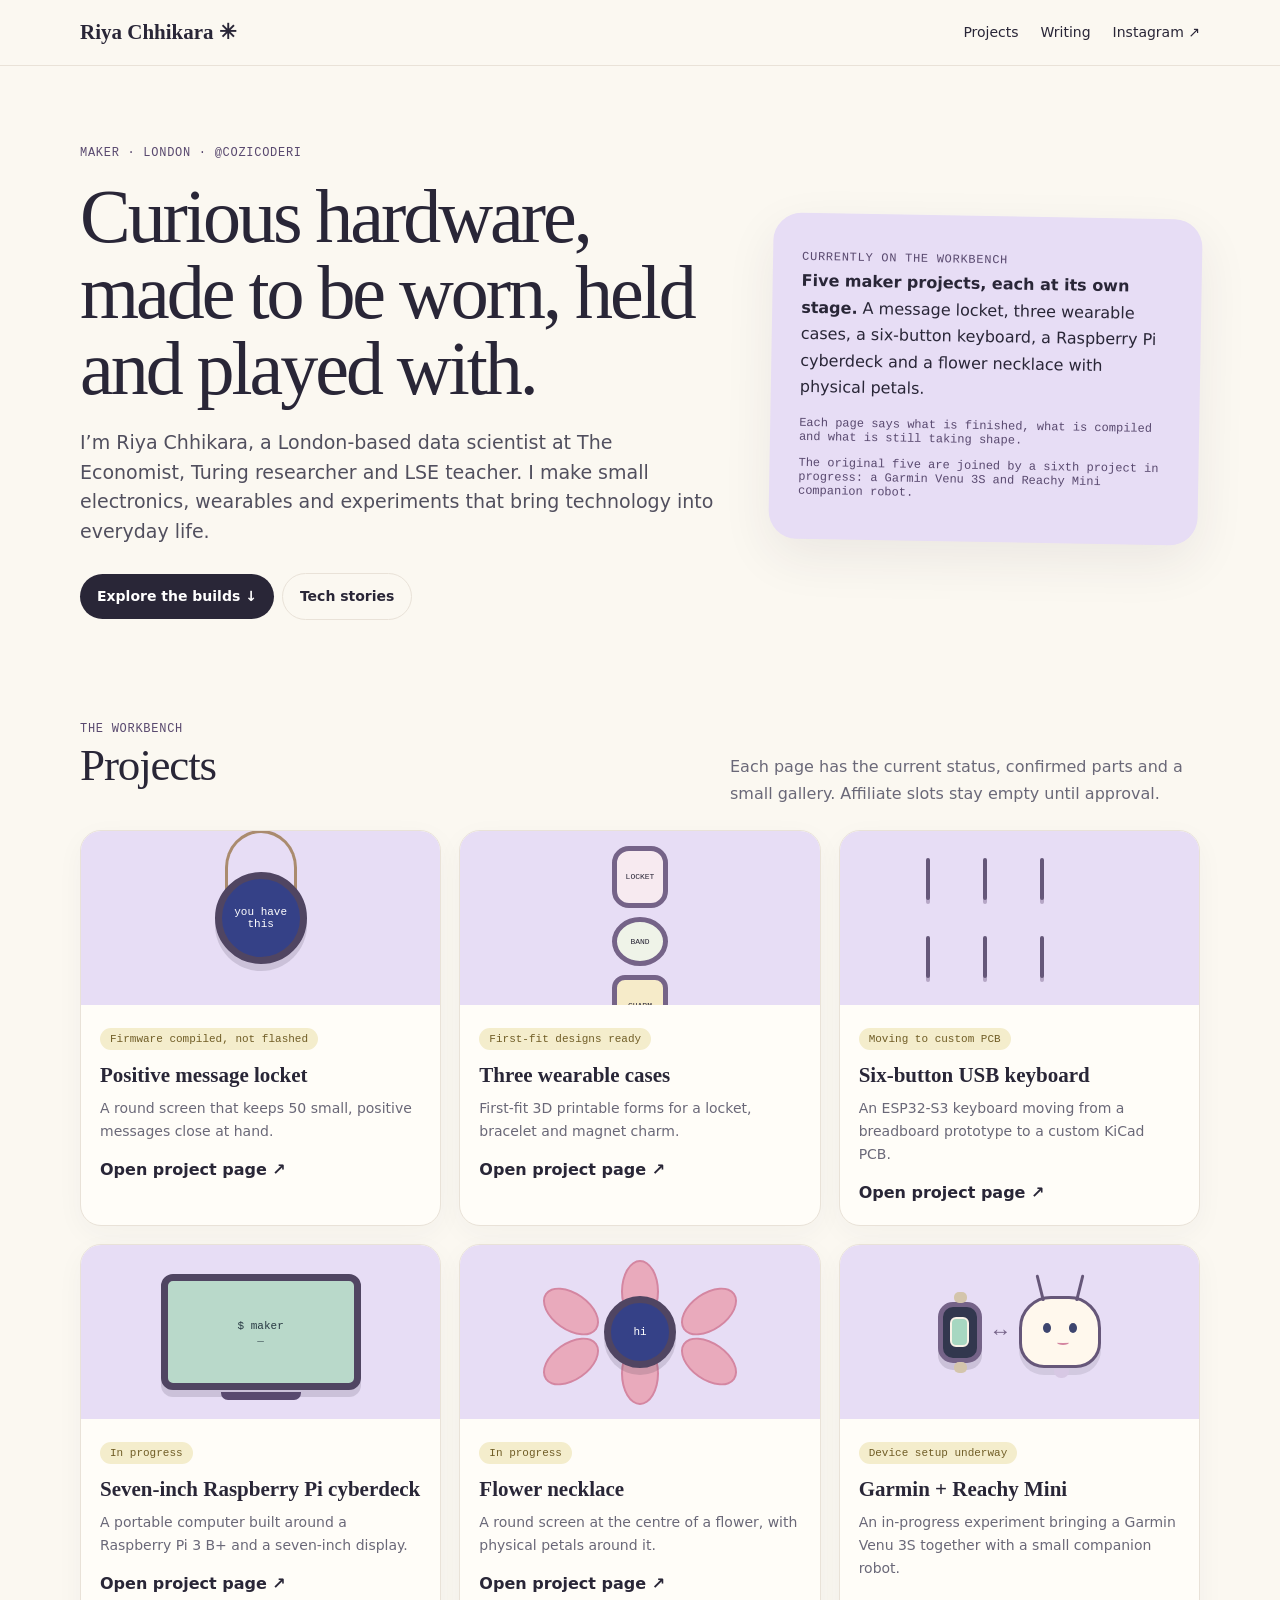
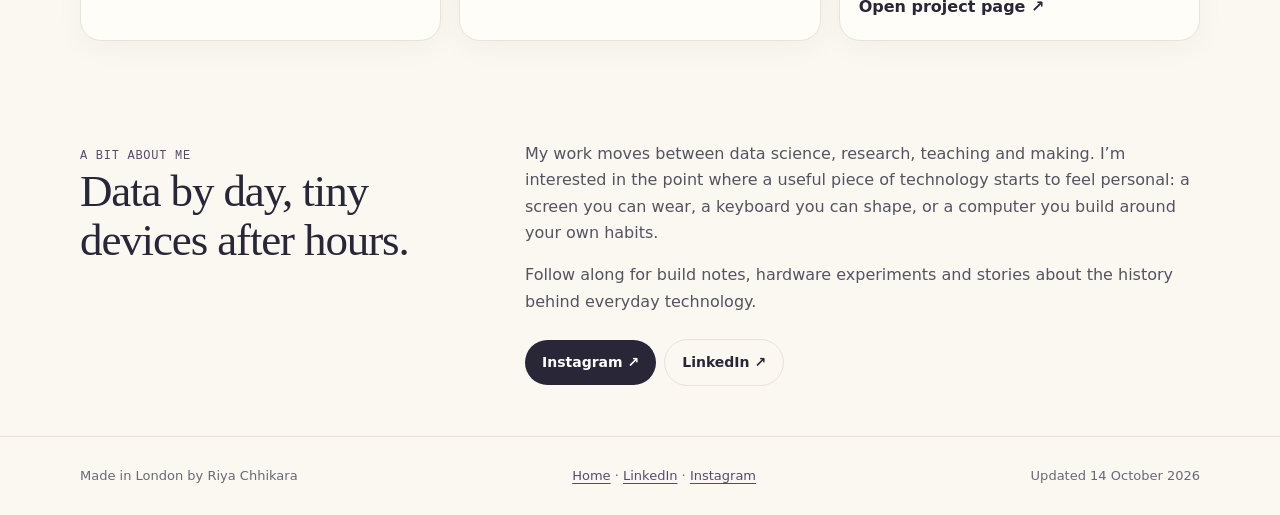
<file: index.html>
<!doctype html><html lang="en-GB"><head><meta charset="utf-8"><meta name="viewport" content="width=device-width, initial-scale=1"><title>Riya Chhikara | Maker portfolio</title><meta name="description" content="Wearable electronics, small devices and curious interfaces by Riya Chhikara, a London-based maker and creator."><link rel="stylesheet" href="styles.css"><meta name="theme-color" content="#fbf8f1"></head><body><a class="skip" href="#main">Skip to content</a><header class="site-header"><div class="wrap nav"><a class="brand" href="index.html">Riya Chhikara ✳</a><nav class="nav-links" aria-label="Main navigation"><a href="index.html#projects">Projects</a><a href="writing.html">Writing</a><a href="https://www.instagram.com/cozicoderi/" target="_blank" rel="noreferrer">Instagram ↗</a></nav></div></header><main id="main"><section class="hero"><div class="wrap hero-grid"><div><span class="eyebrow">Maker · London · @cozicoderi</span><h1>Curious hardware, made to be worn, held and played with.</h1><p class="lead">I’m Riya Chhikara, a London-based data scientist at The Economist, Turing researcher and LSE teacher. I make small electronics, wearables and experiments that bring technology into everyday life.</p><a class="button" href="#projects">Explore the builds ↓</a><a class="button secondary" href="writing.html">Tech stories</a></div><aside class="hero-card"><span class="eyebrow">Currently on the workbench</span><p><strong>Five maker projects, each at its own stage.</strong> A message locket, three wearable cases, a six-button keyboard, a Raspberry Pi cyberdeck and a flower necklace with physical petals.</p><p class="tiny">Each page says what is finished, what is compiled and what is still taking shape.</p><p class="tiny">The original five are joined by a sixth project in progress: a Garmin Venu 3S and Reachy Mini companion robot.</p></aside></div></section><section id="projects" class="section"><div class="wrap"><div class="section-head"><div><span class="eyebrow">The workbench</span><h2>Projects</h2></div><p>Each page has the current status, confirmed parts and a small gallery. Affiliate slots stay empty until approval.</p></div><div class="project-grid"><article class="project-card"><a href="projects/positive-message-locket.html"><div class="card-art"><div class="visual locket" role="img" aria-label="Round display locket concept"><div class="screen">you have<br>this</div></div></div><div class="card-copy"><span class="status">Firmware compiled, not flashed</span><h3>Positive message locket</h3><p>A round screen that keeps 50 small, positive messages close at hand.</p><strong>Open project page ↗</strong></div></a></article><article class="project-card"><a href="projects/wearable-cases.html"><div class="card-art"><div class="visual cases" role="img" aria-label="Three case directions: locket, bracelet and magnet charm"><div class="case">LOCKET</div><div class="case">BAND</div><div class="case">CHARM</div></div></div><div class="card-copy"><span class="status">First-fit designs ready</span><h3>Three wearable cases</h3><p>First-fit 3D printable forms for a locket, bracelet and magnet charm.</p><strong>Open project page ↗</strong></div></a></article><article class="project-card"><a href="projects/six-button-keyboard.html"><div class="card-art"><div class="visual keyboard" role="img" aria-label="Six-button keyboard layout concept"><div class="key"></div><div class="key"></div><div class="key"></div><div class="key"></div><div class="key"></div><div class="key"></div></div></div><div class="card-copy"><span class="status">Moving to custom PCB</span><h3>Six-button USB keyboard</h3><p>An ESP32-S3 keyboard moving from a breadboard prototype to a custom KiCad PCB.</p><strong>Open project page ↗</strong></div></a></article><article class="project-card"><a href="projects/raspberry-pi-cyberdeck.html"><div class="card-art"><div class="visual cyberdeck" role="img" aria-label="Cyberdeck concept illustration"><div class="screen">$ maker<br>_</div></div></div><div class="card-copy"><span class="status">In progress</span><h3>Seven-inch Raspberry Pi cyberdeck</h3><p>A portable computer built around a Raspberry Pi 3 B+ and a seven-inch display.</p><strong>Open project page ↗</strong></div></a></article><article class="project-card"><a href="projects/flower-necklace.html"><div class="card-art"><div class="visual flower" role="img" aria-label="Physical-petal flower necklace concept"><i class="petal p1"></i><i class="petal p2"></i><i class="petal p3"></i><i class="petal p4"></i><i class="petal p5"></i><i class="petal p6"></i><div class="screen">hi</div></div></div><div class="card-copy"><span class="status">In progress</span><h3>Flower necklace</h3><p>A round screen at the centre of a flower, with physical petals around it.</p><strong>Open project page ↗</strong></div></a></article><article class="project-card"><a href="projects/reachy-mini-garmin.html"><div class="card-art"><div class="visual robot-scene" role="img" aria-label="Concept illustration of a smartwatch and companion robot"><div class="watch-face"><span></span></div><span class="connection" aria-hidden="true">↔</span><div class="robot-head"><i></i><i></i><b></b><span></span></div></div></div><div class="card-copy"><span class="status">Device setup underway</span><h3>Garmin + Reachy Mini</h3><p>An in-progress experiment bringing a Garmin Venu 3S together with a small companion robot.</p><strong>Open project page ↗</strong></div></a></article></div></div></section><section class="section"><div class="wrap profile"><div><span class="eyebrow">A bit about me</span><h2>Data by day, tiny devices after hours.</h2></div><div><p>My work moves between data science, research, teaching and making. I’m interested in the point where a useful piece of technology starts to feel personal: a screen you can wear, a keyboard you can shape, or a computer you build around your own habits.</p><p>Follow along for build notes, hardware experiments and stories about the history behind everyday technology.</p><a class="button" href="https://www.instagram.com/cozicoderi/" target="_blank" rel="noreferrer">Instagram ↗</a><a class="button secondary" href="https://www.linkedin.com/in/riyachhikara/" target="_blank" rel="noreferrer">LinkedIn ↗</a></div></div></section></main><footer class="footer"><div class="wrap footer-inner"><span>Made in London by Riya Chhikara</span><span><a href="index.html">Home</a> · <a href="https://www.linkedin.com/in/riyachhikara/" target="_blank" rel="noreferrer">LinkedIn</a> · <a href="https://www.instagram.com/cozicoderi/" target="_blank" rel="noreferrer">Instagram</a></span><span>Updated 14 October 2026</span></div></footer></body></html>
</file>
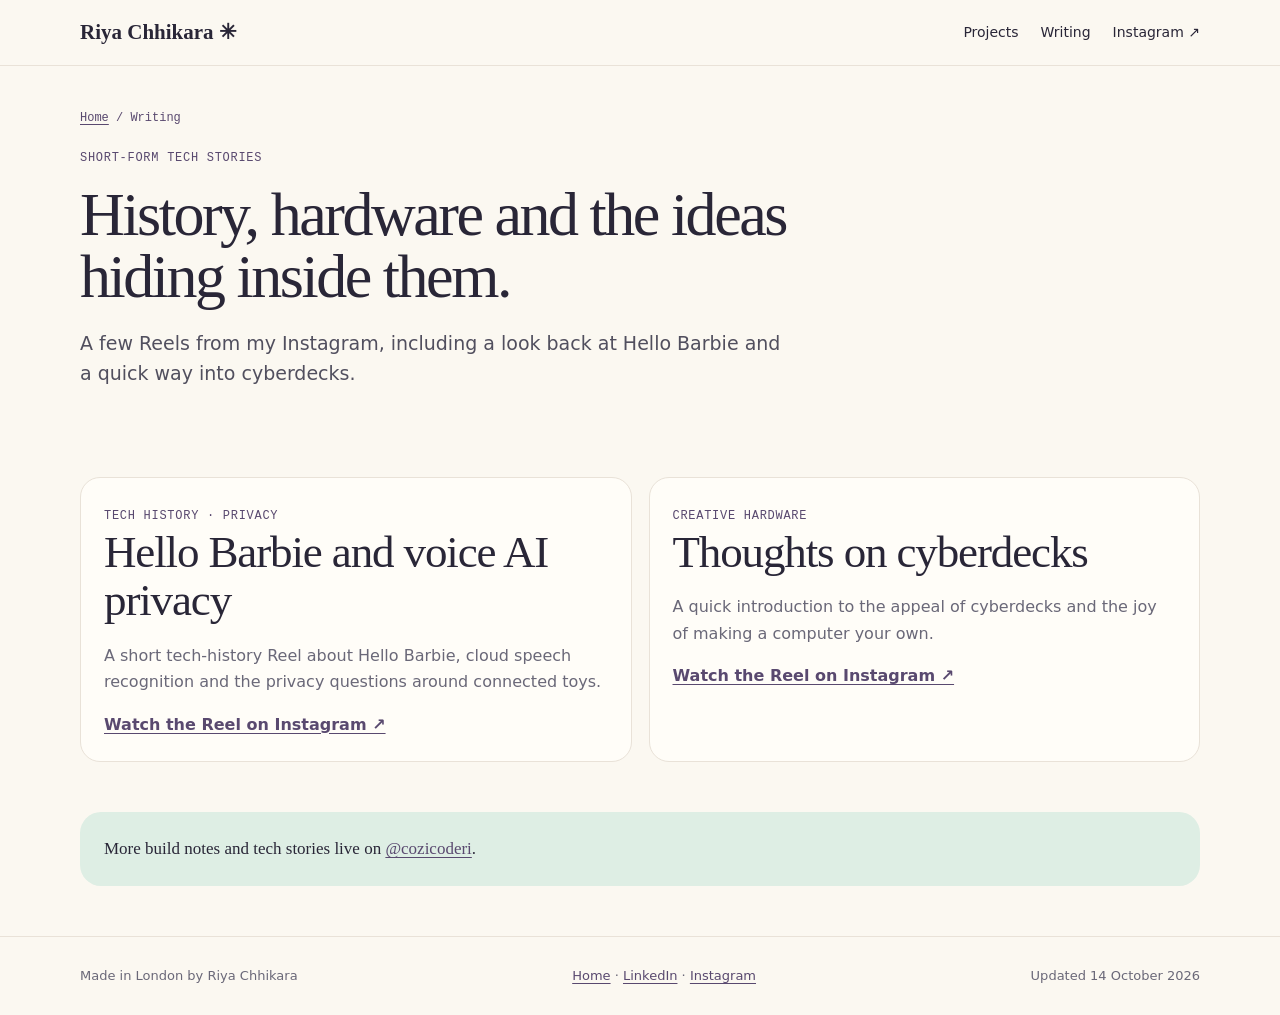
<file: writing.html>
<!doctype html><html lang="en-GB"><head><meta charset="utf-8"><meta name="viewport" content="width=device-width, initial-scale=1"><title>Writing | Riya Chhikara</title><meta name="description" content="Tech history and maker stories by Riya Chhikara on Instagram."><link rel="stylesheet" href="styles.css"><meta name="theme-color" content="#fbf8f1"></head><body><a class="skip" href="#main">Skip to content</a><header class="site-header"><div class="wrap nav"><a class="brand" href="index.html">Riya Chhikara ✳</a><nav class="nav-links" aria-label="Main navigation"><a href="index.html#projects">Projects</a><a href="writing.html">Writing</a><a href="https://www.instagram.com/cozicoderi/" target="_blank" rel="noreferrer">Instagram ↗</a></nav></div></header><main id="main"><section class="page-top"><div class="wrap"><div class="crumb"><a href="index.html">Home</a> / Writing</div><span class="eyebrow">Short-form tech stories</span><h1>History, hardware and the ideas hiding inside them.</h1><p class="lead">A few Reels from my Instagram, including a look back at Hello Barbie and a quick way into cyberdecks.</p></div></section><section class="section"><div class="wrap writing-grid"><article class="writing-card"><span class="eyebrow">Tech history · privacy</span><h2>Hello Barbie and voice AI privacy</h2><p>A short tech-history Reel about Hello Barbie, cloud speech recognition and the privacy questions around connected toys.</p><a href="https://www.instagram.com/reel/Debk0vdul4p/" target="_blank" rel="noreferrer"><strong>Watch the Reel on Instagram ↗</strong></a></article><article class="writing-card"><span class="eyebrow">Creative hardware</span><h2>Thoughts on cyberdecks</h2><p>A quick introduction to the appeal of cyberdecks and the joy of making a computer your own.</p><a href="https://www.instagram.com/reel/DeZwARmumAP/" target="_blank" rel="noreferrer"><strong>Watch the Reel on Instagram ↗</strong></a></article></div></section><section class="section" style="padding-top:0"><div class="wrap"><div class="profile-note">More build notes and tech stories live on <a href="https://www.instagram.com/cozicoderi/" target="_blank" rel="noreferrer">@cozicoderi</a>.</div></div></section></main><footer class="footer"><div class="wrap footer-inner"><span>Made in London by Riya Chhikara</span><span><a href="index.html">Home</a> · <a href="https://www.linkedin.com/in/riyachhikara/" target="_blank" rel="noreferrer">LinkedIn</a> · <a href="https://www.instagram.com/cozicoderi/" target="_blank" rel="noreferrer">Instagram</a></span><span>Updated 14 October 2026</span></div></footer></body></html>
</file>
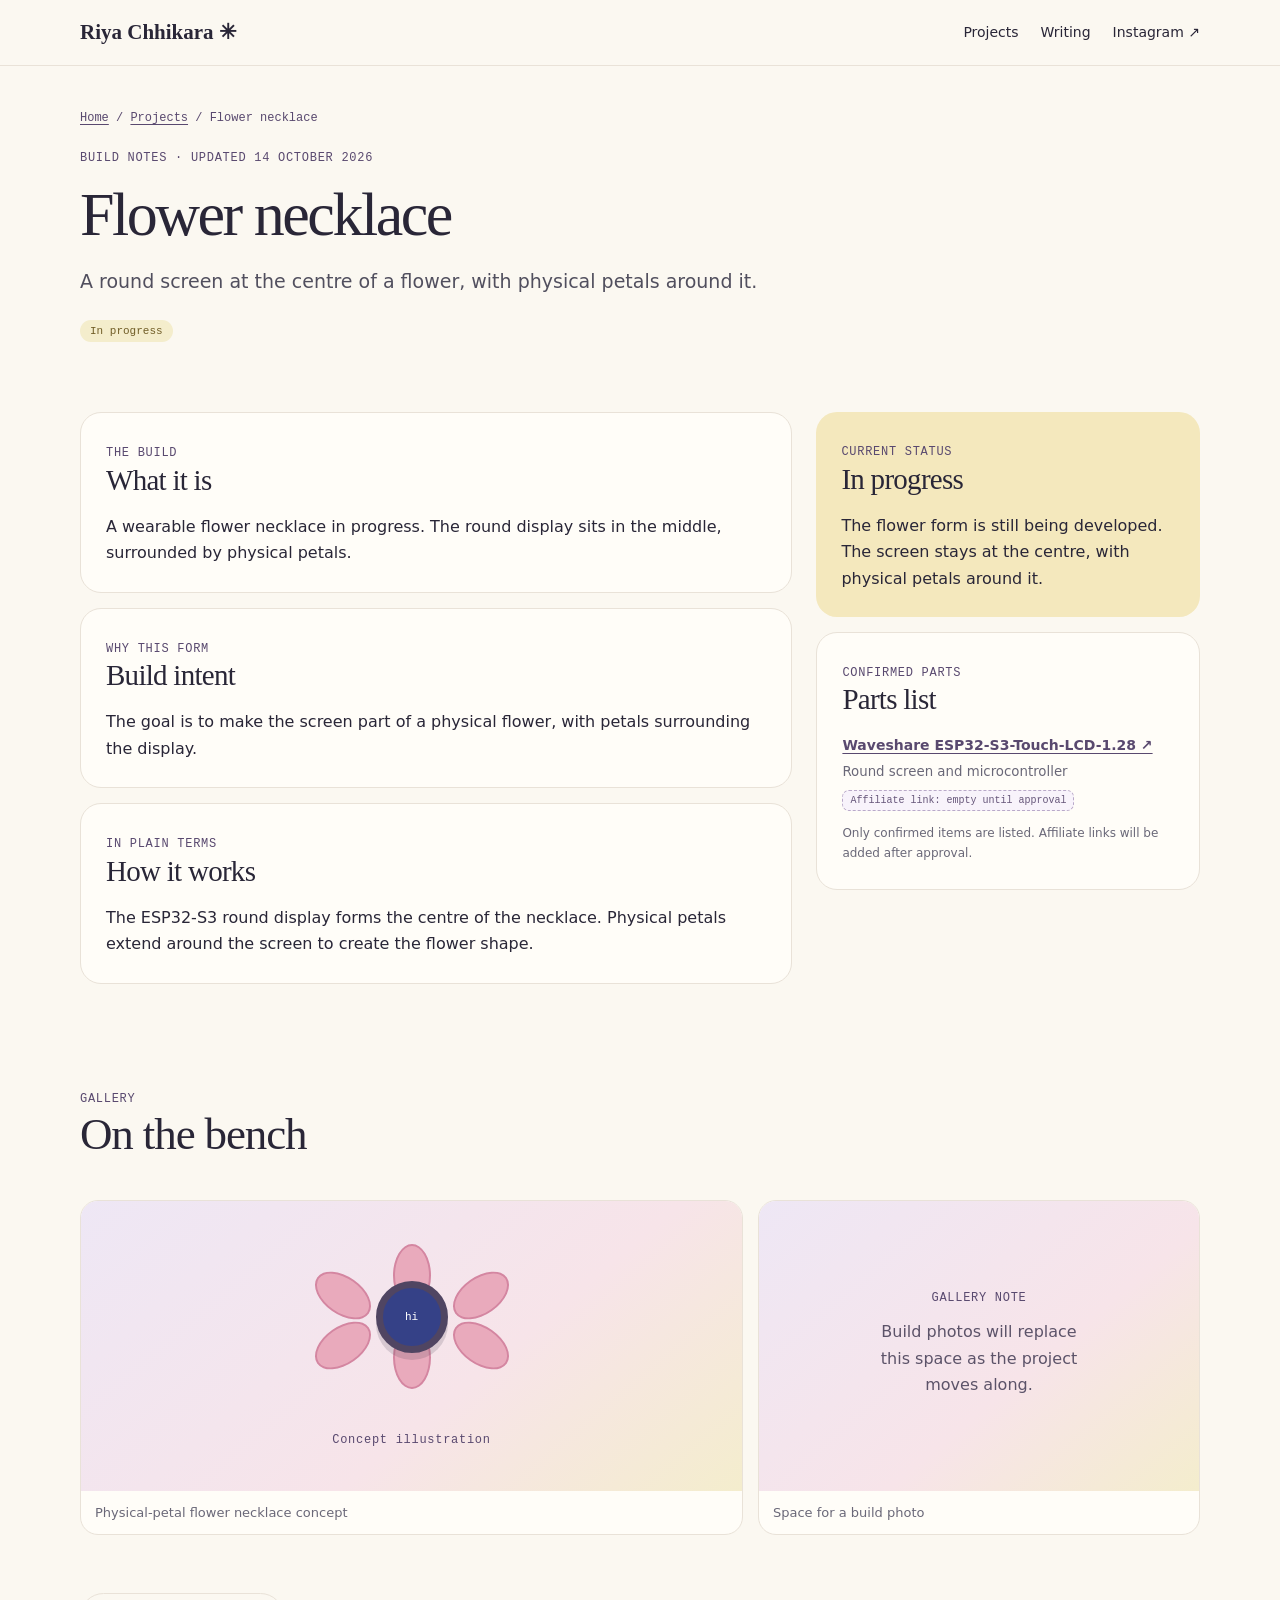
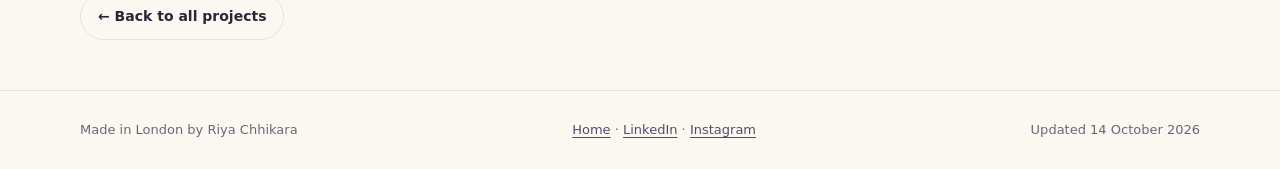
<file: projects/flower-necklace.html>
<!doctype html><html lang="en-GB"><head><meta charset="utf-8"><meta name="viewport" content="width=device-width, initial-scale=1"><title>Flower necklace | Riya Chhikara</title><meta name="description" content="A round screen at the centre of a flower, with physical petals around it."><link rel="stylesheet" href="../styles.css"><meta name="theme-color" content="#fbf8f1"></head><body><a class="skip" href="#main">Skip to content</a><header class="site-header"><div class="wrap nav"><a class="brand" href="../index.html">Riya Chhikara ✳</a><nav class="nav-links" aria-label="Main navigation"><a href="../index.html#projects">Projects</a><a href="../writing.html">Writing</a><a href="https://www.instagram.com/cozicoderi/" target="_blank" rel="noreferrer">Instagram ↗</a></nav></div></header><main id="main"><section class="page-top"><div class="wrap"><div class="crumb"><a href="../index.html">Home</a> / <a href="../index.html#projects">Projects</a> / Flower necklace</div><span class="eyebrow">Build notes · Updated 14 October 2026</span><h1>Flower necklace</h1><p class="lead">A round screen at the centre of a flower, with physical petals around it.</p><span class="status">In progress</span></div></section><section class="section"><div class="wrap detail-grid"><div class="stack"><article class="panel"><span class="eyebrow">The build</span><h2>What it is</h2><p>A wearable flower necklace in progress. The round display sits in the middle, surrounded by physical petals.</p></article><article class="panel"><span class="eyebrow">Why this form</span><h2>Build intent</h2><p>The goal is to make the screen part of a physical flower, with petals surrounding the display.</p></article><article class="panel"><span class="eyebrow">In plain terms</span><h2>How it works</h2><p>The ESP32-S3 round display forms the centre of the necklace. Physical petals extend around the screen to create the flower shape.</p></article></div><aside class="stack"><article class="panel status-panel"><span class="eyebrow">Current status</span><h2>In progress</h2><p>The flower form is still being developed. The screen stays at the centre, with physical petals around it.</p></article><article class="panel"><span class="eyebrow">Confirmed parts</span><h2>Parts list</h2><ul class="parts"><li><strong><a href="https://www.waveshare.com/wiki/ESP32-S3-Touch-LCD-1.28" target="_blank" rel="noreferrer">Waveshare ESP32-S3-Touch-LCD-1.28 ↗</a></strong><small>Round screen and microcontroller</small><span class="affiliate">Affiliate link: empty until approval</span></li></ul><p class="note">Only confirmed items are listed. Affiliate links will be added after approval.</p></article></aside></div></section><section class="section"><div class="wrap"><div class="section-head"><div><span class="eyebrow">Gallery</span><h2>On the bench</h2></div></div><div class="gallery"><figure><div class="placeholder"><div class="visual flower" role="img" aria-label="Physical-petal flower necklace concept"><i class="petal p1"></i><i class="petal p2"></i><i class="petal p3"></i><i class="petal p4"></i><i class="petal p5"></i><i class="petal p6"></i><div class="screen">hi</div></div><span class="tiny">Concept illustration</span></div><figcaption>Physical-petal flower necklace concept</figcaption></figure><figure><div class="placeholder"><div><span class="eyebrow">Gallery note</span><p>Build photos will replace this space as the project moves along.</p></div></div><figcaption>Space for a build photo</figcaption></figure></div></div></section><section class="section" style="padding-top:0"><div class="wrap"><a class="button secondary" href="../index.html#projects">← Back to all projects</a></div></section></main><footer class="footer"><div class="wrap footer-inner"><span>Made in London by Riya Chhikara</span><span><a href="../index.html">Home</a> · <a href="https://www.linkedin.com/in/riyachhikara/" target="_blank" rel="noreferrer">LinkedIn</a> · <a href="https://www.instagram.com/cozicoderi/" target="_blank" rel="noreferrer">Instagram</a></span><span>Updated 14 October 2026</span></div></footer></body></html>
</file>
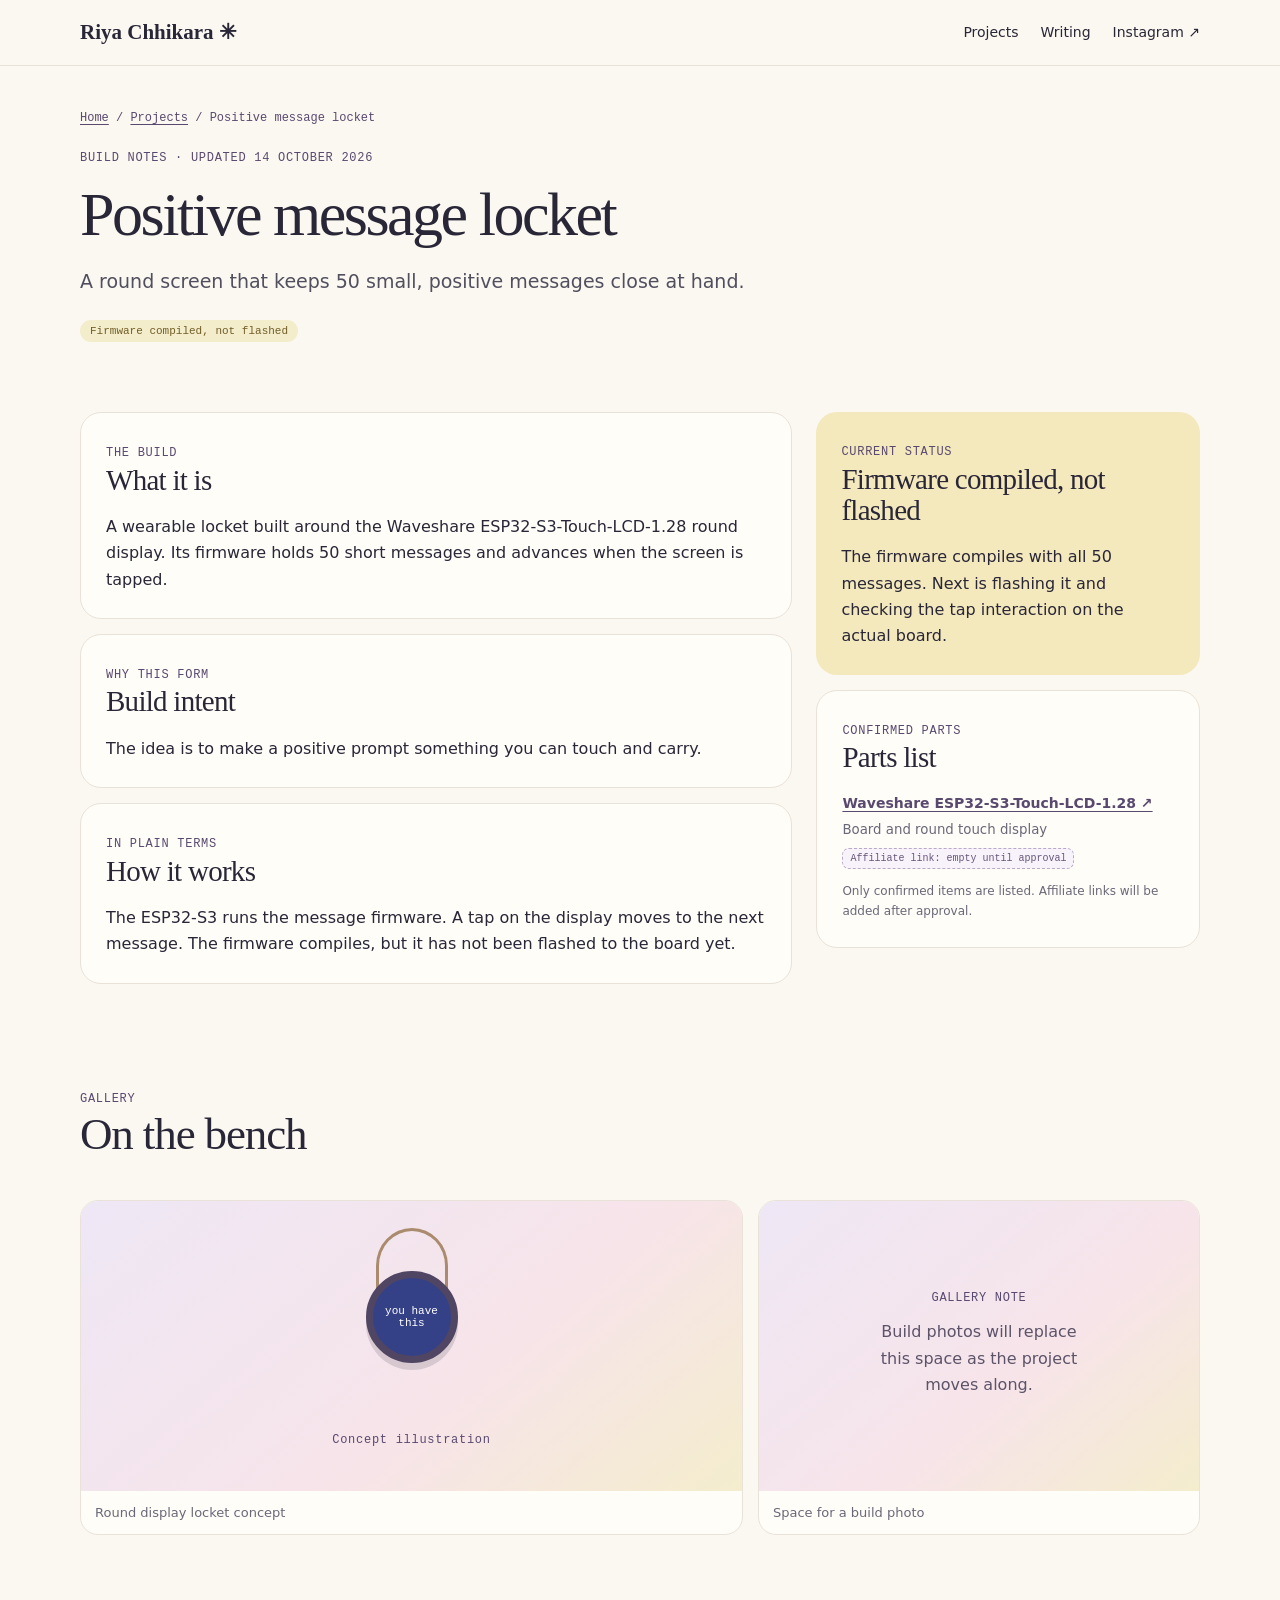
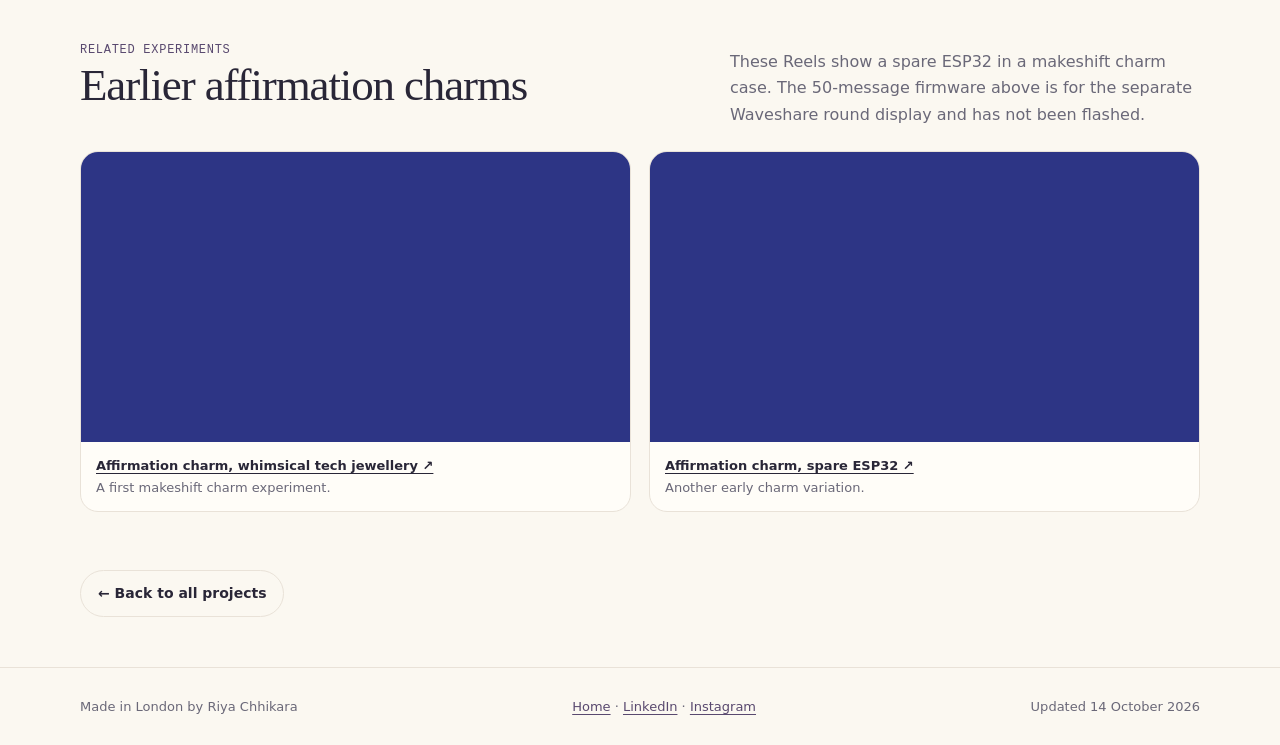
<file: projects/positive-message-locket.html>
<!doctype html><html lang="en-GB"><head><meta charset="utf-8"><meta name="viewport" content="width=device-width, initial-scale=1"><title>Positive message locket | Riya Chhikara</title><meta name="description" content="A round screen that keeps 50 small, positive messages close at hand."><link rel="stylesheet" href="../styles.css"><meta name="theme-color" content="#fbf8f1"></head><body><a class="skip" href="#main">Skip to content</a><header class="site-header"><div class="wrap nav"><a class="brand" href="../index.html">Riya Chhikara ✳</a><nav class="nav-links" aria-label="Main navigation"><a href="../index.html#projects">Projects</a><a href="../writing.html">Writing</a><a href="https://www.instagram.com/cozicoderi/" target="_blank" rel="noreferrer">Instagram ↗</a></nav></div></header><main id="main"><section class="page-top"><div class="wrap"><div class="crumb"><a href="../index.html">Home</a> / <a href="../index.html#projects">Projects</a> / Positive message locket</div><span class="eyebrow">Build notes · Updated 14 October 2026</span><h1>Positive message locket</h1><p class="lead">A round screen that keeps 50 small, positive messages close at hand.</p><span class="status">Firmware compiled, not flashed</span></div></section><section class="section"><div class="wrap detail-grid"><div class="stack"><article class="panel"><span class="eyebrow">The build</span><h2>What it is</h2><p>A wearable locket built around the Waveshare ESP32-S3-Touch-LCD-1.28 round display. Its firmware holds 50 short messages and advances when the screen is tapped.</p></article><article class="panel"><span class="eyebrow">Why this form</span><h2>Build intent</h2><p>The idea is to make a positive prompt something you can touch and carry.</p></article><article class="panel"><span class="eyebrow">In plain terms</span><h2>How it works</h2><p>The ESP32-S3 runs the message firmware. A tap on the display moves to the next message. The firmware compiles, but it has not been flashed to the board yet.</p></article></div><aside class="stack"><article class="panel status-panel"><span class="eyebrow">Current status</span><h2>Firmware compiled, not flashed</h2><p>The firmware compiles with all 50 messages. Next is flashing it and checking the tap interaction on the actual board.</p></article><article class="panel"><span class="eyebrow">Confirmed parts</span><h2>Parts list</h2><ul class="parts"><li><strong><a href="https://www.waveshare.com/wiki/ESP32-S3-Touch-LCD-1.28" target="_blank" rel="noreferrer">Waveshare ESP32-S3-Touch-LCD-1.28 ↗</a></strong><small>Board and round touch display</small><span class="affiliate">Affiliate link: empty until approval</span></li></ul><p class="note">Only confirmed items are listed. Affiliate links will be added after approval.</p></article></aside></div></section><section class="section"><div class="wrap"><div class="section-head"><div><span class="eyebrow">Gallery</span><h2>On the bench</h2></div></div><div class="gallery"><figure><div class="placeholder"><div class="visual locket" role="img" aria-label="Round display locket concept"><div class="screen">you have<br>this</div></div><span class="tiny">Concept illustration</span></div><figcaption>Round display locket concept</figcaption></figure><figure><div class="placeholder"><div><span class="eyebrow">Gallery note</span><p>Build photos will replace this space as the project moves along.</p></div></div><figcaption>Space for a build photo</figcaption></figure></div></div></section><section class="section"><div class="wrap"><div class="section-head"><div><span class="eyebrow">Related experiments</span><h2>Earlier affirmation charms</h2></div><p>These Reels show a spare ESP32 in a makeshift charm case. The 50-message firmware above is for the separate Waveshare round display and has not been flashed.</p></div><div class="reel-grid"><figure><iframe src="https://www.instagram.com/reel/DefUCKOtvn3/embed" title="Affirmation charm, whimsical tech jewellery experiment" loading="lazy" allow="autoplay; encrypted-media; picture-in-picture; web-share" allowfullscreen></iframe><figcaption><a href="https://www.instagram.com/reel/DefUCKOtvn3/" target="_blank" rel="noreferrer">Affirmation charm, whimsical tech jewellery ↗</a><br>A first makeshift charm experiment.</figcaption></figure><figure><iframe src="https://www.instagram.com/reel/Deebeo9NarL/embed" title="Affirmation charm, spare ESP32 experiment" loading="lazy" allow="autoplay; encrypted-media; picture-in-picture; web-share" allowfullscreen></iframe><figcaption><a href="https://www.instagram.com/reel/Deebeo9NarL/" target="_blank" rel="noreferrer">Affirmation charm, spare ESP32 ↗</a><br>Another early charm variation.</figcaption></figure></div></div></section><section class="section" style="padding-top:0"><div class="wrap"><a class="button secondary" href="../index.html#projects">← Back to all projects</a></div></section></main><footer class="footer"><div class="wrap footer-inner"><span>Made in London by Riya Chhikara</span><span><a href="../index.html">Home</a> · <a href="https://www.linkedin.com/in/riyachhikara/" target="_blank" rel="noreferrer">LinkedIn</a> · <a href="https://www.instagram.com/cozicoderi/" target="_blank" rel="noreferrer">Instagram</a></span><span>Updated 14 October 2026</span></div></footer></body></html>
</file>
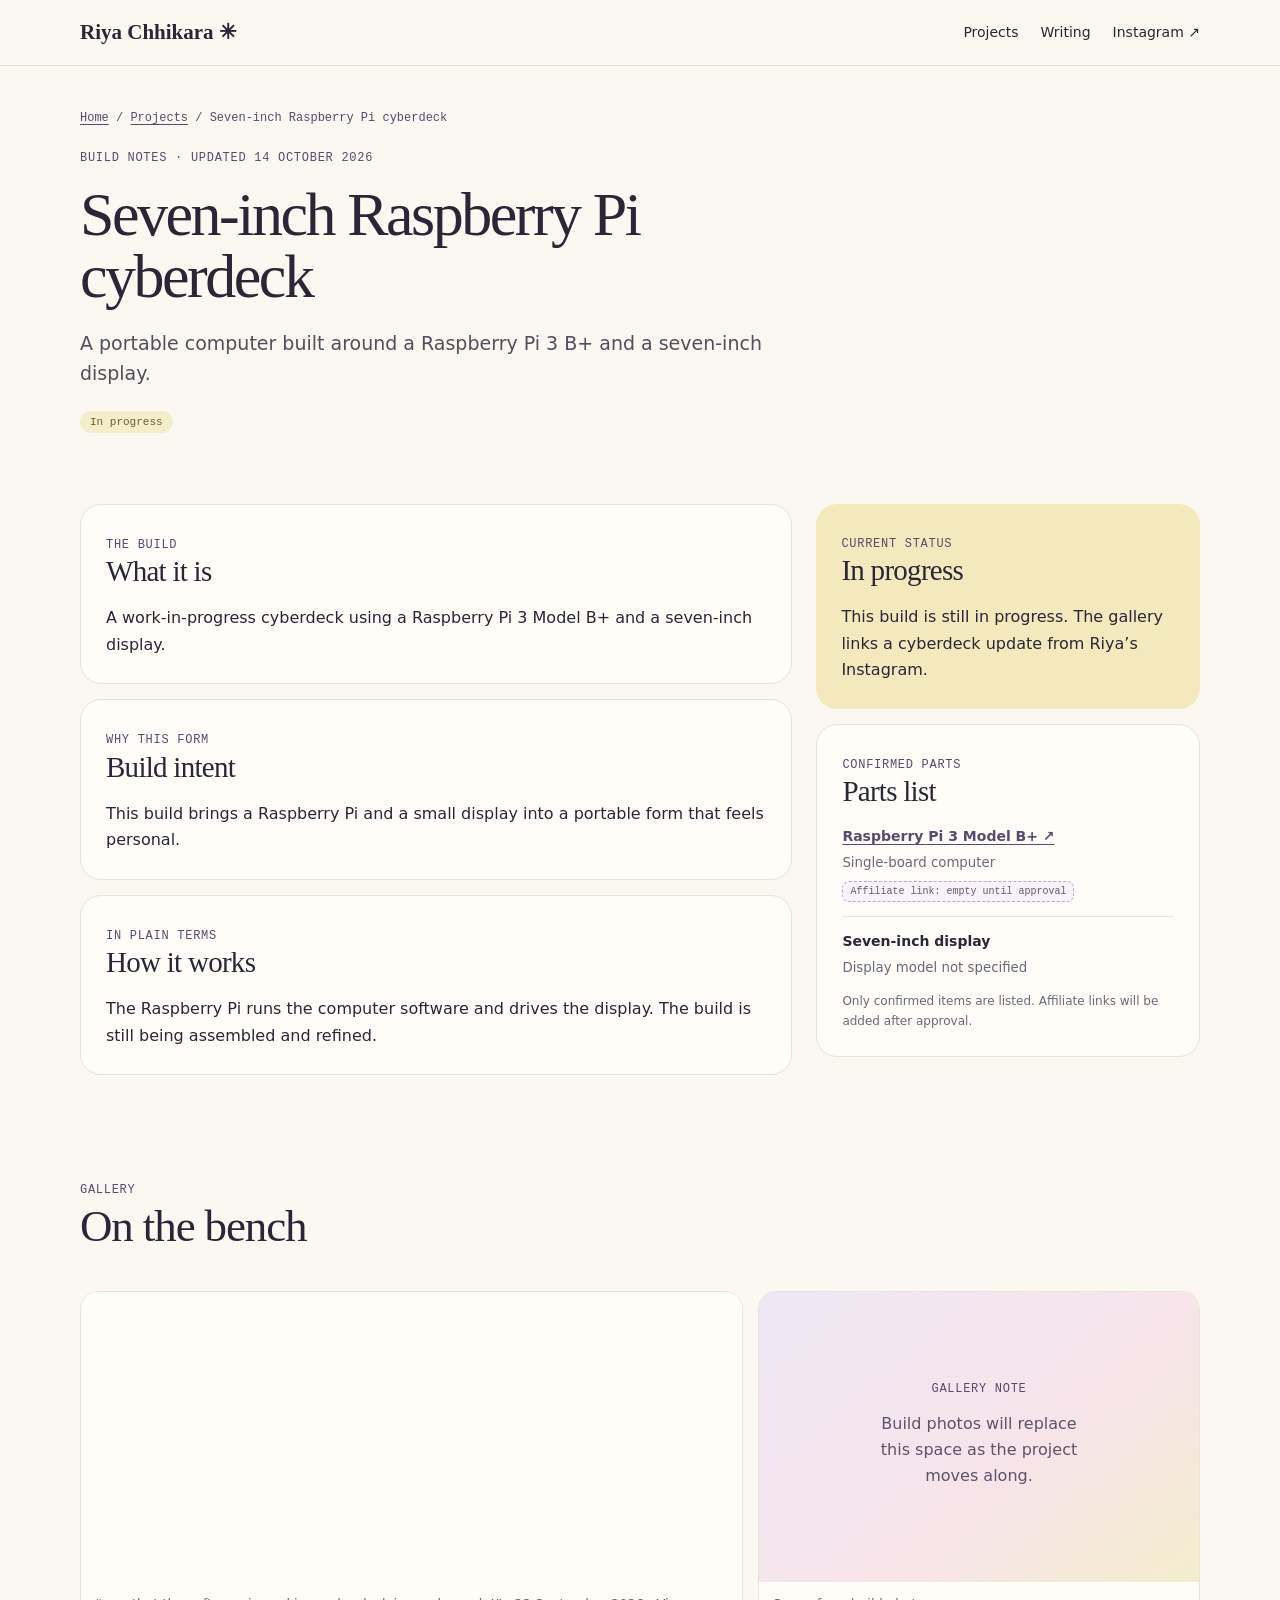
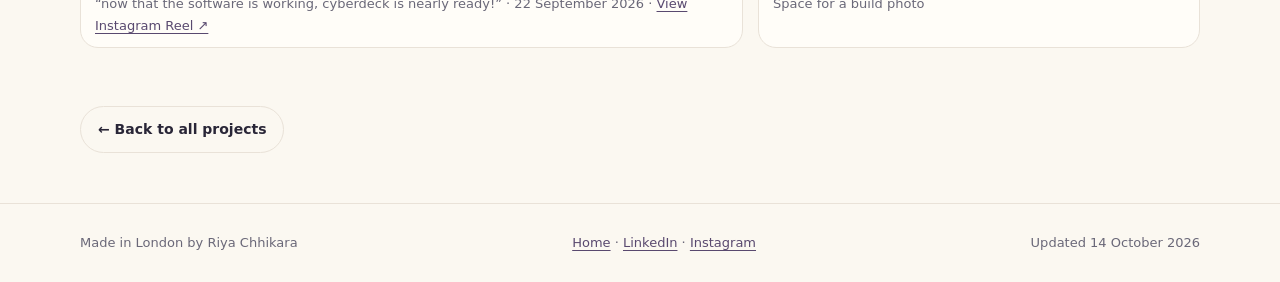
<file: projects/raspberry-pi-cyberdeck.html>
<!doctype html><html lang="en-GB"><head><meta charset="utf-8"><meta name="viewport" content="width=device-width, initial-scale=1"><title>Seven-inch Raspberry Pi cyberdeck | Riya Chhikara</title><meta name="description" content="A portable computer built around a Raspberry Pi 3 B+ and a seven-inch display."><link rel="stylesheet" href="../styles.css"><meta name="theme-color" content="#fbf8f1"></head><body><a class="skip" href="#main">Skip to content</a><header class="site-header"><div class="wrap nav"><a class="brand" href="../index.html">Riya Chhikara ✳</a><nav class="nav-links" aria-label="Main navigation"><a href="../index.html#projects">Projects</a><a href="../writing.html">Writing</a><a href="https://www.instagram.com/cozicoderi/" target="_blank" rel="noreferrer">Instagram ↗</a></nav></div></header><main id="main"><section class="page-top"><div class="wrap"><div class="crumb"><a href="../index.html">Home</a> / <a href="../index.html#projects">Projects</a> / Seven-inch Raspberry Pi cyberdeck</div><span class="eyebrow">Build notes · Updated 14 October 2026</span><h1>Seven-inch Raspberry Pi cyberdeck</h1><p class="lead">A portable computer built around a Raspberry Pi 3 B+ and a seven-inch display.</p><span class="status">In progress</span></div></section><section class="section"><div class="wrap detail-grid"><div class="stack"><article class="panel"><span class="eyebrow">The build</span><h2>What it is</h2><p>A work-in-progress cyberdeck using a Raspberry Pi 3 Model B+ and a seven-inch display.</p></article><article class="panel"><span class="eyebrow">Why this form</span><h2>Build intent</h2><p>This build brings a Raspberry Pi and a small display into a portable form that feels personal.</p></article><article class="panel"><span class="eyebrow">In plain terms</span><h2>How it works</h2><p>The Raspberry Pi runs the computer software and drives the display. The build is still being assembled and refined.</p></article></div><aside class="stack"><article class="panel status-panel"><span class="eyebrow">Current status</span><h2>In progress</h2><p>This build is still in progress. The gallery links a cyberdeck update from Riya’s Instagram.</p></article><article class="panel"><span class="eyebrow">Confirmed parts</span><h2>Parts list</h2><ul class="parts"><li><strong><a href="https://www.raspberrypi.com/products/raspberry-pi-3-model-b-plus/" target="_blank" rel="noreferrer">Raspberry Pi 3 Model B+ ↗</a></strong><small>Single-board computer</small><span class="affiliate">Affiliate link: empty until approval</span></li><li><strong>Seven-inch display</strong><small>Display model not specified</small></li></ul><p class="note">Only confirmed items are listed. Affiliate links will be added after approval.</p></article></aside></div></section><section class="section"><div class="wrap"><div class="section-head"><div><span class="eyebrow">Gallery</span><h2>On the bench</h2></div></div><div class="gallery"><figure><iframe title="Riya’s cyberdeck progress Reel on Instagram" src="https://www.instagram.com/reel/DdmtFKFNqys/embed" loading="lazy" allowtransparency="true" allowfullscreen></iframe><figcaption>“now that the software is working, cyberdeck is nearly ready!” · 22 September 2026 · <a href="https://www.instagram.com/reel/DdmtFKFNqys/" target="_blank" rel="noreferrer">View Instagram Reel ↗</a></figcaption></figure><figure><div class="placeholder"><div><span class="eyebrow">Gallery note</span><p>Build photos will replace this space as the project moves along.</p></div></div><figcaption>Space for a build photo</figcaption></figure></div></div></section><section class="section" style="padding-top:0"><div class="wrap"><a class="button secondary" href="../index.html#projects">← Back to all projects</a></div></section></main><footer class="footer"><div class="wrap footer-inner"><span>Made in London by Riya Chhikara</span><span><a href="../index.html">Home</a> · <a href="https://www.linkedin.com/in/riyachhikara/" target="_blank" rel="noreferrer">LinkedIn</a> · <a href="https://www.instagram.com/cozicoderi/" target="_blank" rel="noreferrer">Instagram</a></span><span>Updated 14 October 2026</span></div></footer></body></html>
</file>
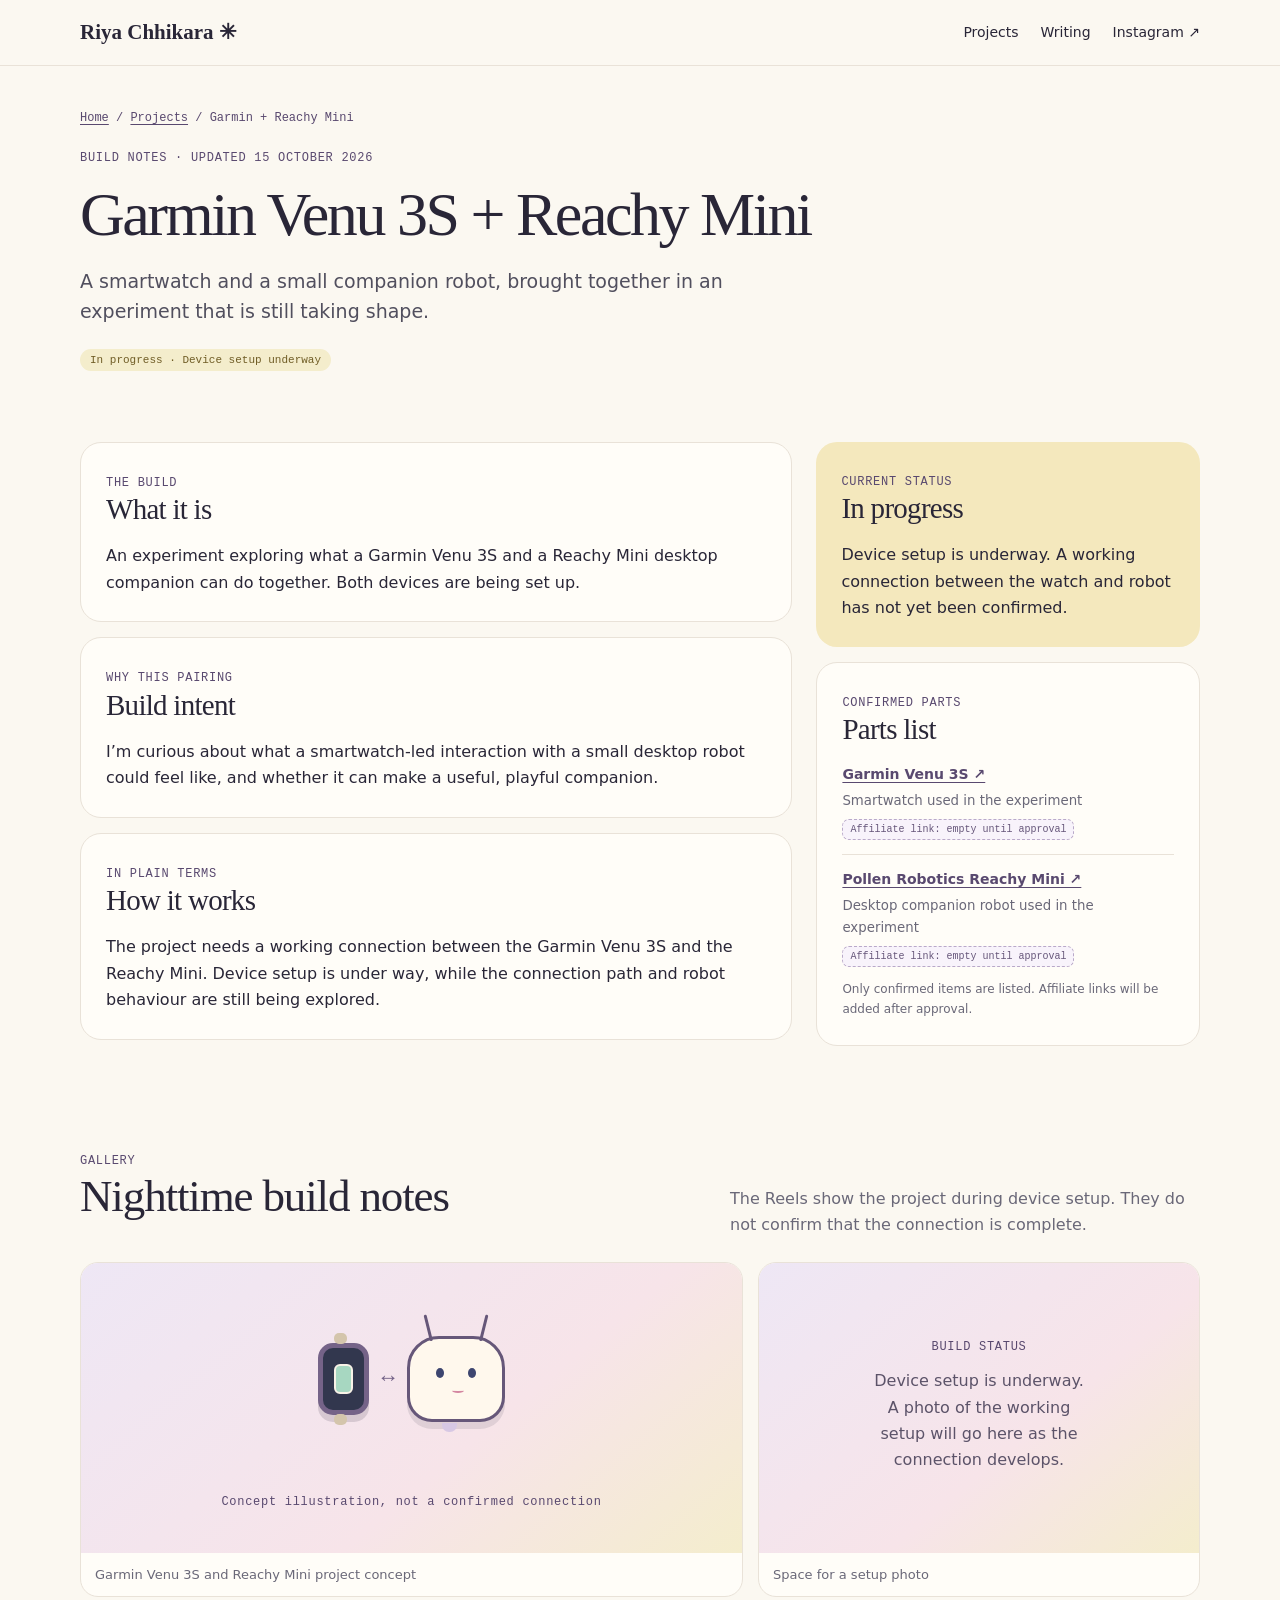
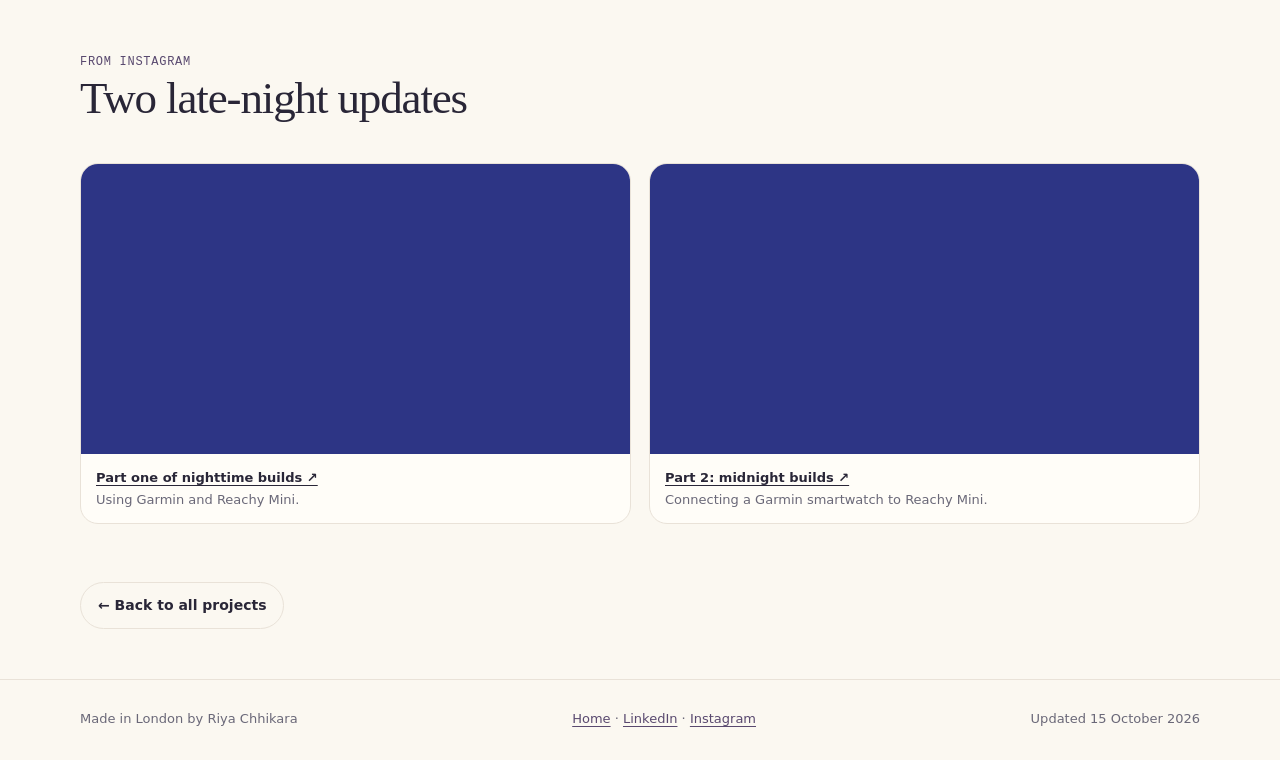
<file: projects/reachy-mini-garmin.html>
<!doctype html>
<html lang="en-GB">
<head>
  <meta charset="utf-8">
  <meta name="viewport" content="width=device-width, initial-scale=1">
  <title>Garmin Venu 3S + Reachy Mini | Riya Chhikara</title>
  <meta name="description" content="An in-progress experiment connecting a Garmin Venu 3S with a Reachy Mini companion robot.">
  <link rel="stylesheet" href="../styles.css">
  <meta name="theme-color" content="#fbf8f1">
</head>
<body>
  <a class="skip" href="#main">Skip to content</a>
  <header class="site-header">
    <div class="wrap nav">
      <a class="brand" href="../index.html">Riya Chhikara ✳</a>
      <nav class="nav-links" aria-label="Main navigation">
        <a href="../index.html#projects">Projects</a>
        <a href="../writing.html">Writing</a>
        <a href="https://www.instagram.com/cozicoderi/" target="_blank" rel="noreferrer">Instagram ↗</a>
      </nav>
    </div>
  </header>
  <main id="main">
    <section class="page-top">
      <div class="wrap">
        <div class="crumb"><a href="../index.html">Home</a> / <a href="../index.html#projects">Projects</a> / Garmin + Reachy Mini</div>
        <span class="eyebrow">Build notes · Updated 15 October 2026</span>
        <h1>Garmin Venu 3S + Reachy Mini</h1>
        <p class="lead">A smartwatch and a small companion robot, brought together in an experiment that is still taking shape.</p>
        <span class="status">In progress · Device setup underway</span>
      </div>
    </section>
    <section class="section">
      <div class="wrap detail-grid">
        <div class="stack">
          <article class="panel">
            <span class="eyebrow">The build</span>
            <h2>What it is</h2>
            <p>An experiment exploring what a Garmin Venu 3S and a Reachy Mini desktop companion can do together. Both devices are being set up.</p>
          </article>
          <article class="panel">
            <span class="eyebrow">Why this pairing</span>
            <h2>Build intent</h2>
            <p>I’m curious about what a smartwatch-led interaction with a small desktop robot could feel like, and whether it can make a useful, playful companion.</p>
          </article>
          <article class="panel">
            <span class="eyebrow">In plain terms</span>
            <h2>How it works</h2>
            <p>The project needs a working connection between the Garmin Venu 3S and the Reachy Mini. Device setup is under way, while the connection path and robot behaviour are still being explored.</p>
          </article>
        </div>
        <aside class="stack">
          <article class="panel status-panel">
            <span class="eyebrow">Current status</span>
            <h2>In progress</h2>
            <p>Device setup is underway. A working connection between the watch and robot has not yet been confirmed.</p>
          </article>
          <article class="panel">
            <span class="eyebrow">Confirmed parts</span>
            <h2>Parts list</h2>
            <ul class="parts">
              <li>
                <strong><a href="https://www.garmin.com/en-GB/p/873214/" target="_blank" rel="noreferrer">Garmin Venu 3S ↗</a></strong>
                <small>Smartwatch used in the experiment</small>
                <span class="affiliate">Affiliate link: empty until approval</span>
              </li>
              <li>
                <strong><a href="https://pollen-robotics.com/reachy-mini/" target="_blank" rel="noreferrer">Pollen Robotics Reachy Mini ↗</a></strong>
                <small>Desktop companion robot used in the experiment</small>
                <span class="affiliate">Affiliate link: empty until approval</span>
              </li>
            </ul>
            <p class="note">Only confirmed items are listed. Affiliate links will be added after approval.</p>
          </article>
        </aside>
      </div>
    </section>
    <section class="section">
      <div class="wrap">
        <div class="section-head">
          <div><span class="eyebrow">Gallery</span><h2>Nighttime build notes</h2></div>
          <p>The Reels show the project during device setup. They do not confirm that the connection is complete.</p>
        </div>
        <div class="gallery">
          <figure>
            <div class="placeholder">
              <div class="visual robot-scene large" role="img" aria-label="Concept illustration of a smartwatch beside a small companion robot">
                <div class="watch-face"><span></span></div>
                <span class="connection" aria-hidden="true">↔</span>
                <div class="robot-head"><i></i><i></i><b></b><span></span></div>
              </div>
              <span class="tiny">Concept illustration, not a confirmed connection</span>
            </div>
            <figcaption>Garmin Venu 3S and Reachy Mini project concept</figcaption>
          </figure>
          <figure>
            <div class="placeholder"><div><span class="eyebrow">Build status</span><p>Device setup is underway. A photo of the working setup will go here as the connection develops.</p></div></div>
            <figcaption>Space for a setup photo</figcaption>
          </figure>
        </div>
      </div>
    </section>
    <section class="section" style="padding-top:0">
      <div class="wrap">
        <div class="section-head">
          <div><span class="eyebrow">From Instagram</span><h2>Two late-night updates</h2></div>
        </div>
        <div class="reel-grid">
          <figure>
            <iframe src="https://www.instagram.com/reel/DefbSCfttKr/embed" title="Part one of nighttime builds, Garmin and Reachy Mini" loading="lazy" allow="autoplay; encrypted-media; picture-in-picture; web-share" allowfullscreen></iframe>
            <figcaption><a href="https://www.instagram.com/reel/DefbSCfttKr/" target="_blank" rel="noreferrer">Part one of nighttime builds ↗</a><br>Using Garmin and Reachy Mini.</figcaption>
          </figure>
          <figure>
            <iframe src="https://www.instagram.com/reel/DefeiADtTis/embed" title="Part 2: midnight builds, connecting Garmin smartwatch to Reachy Mini" loading="lazy" allow="autoplay; encrypted-media; picture-in-picture; web-share" allowfullscreen></iframe>
            <figcaption><a href="https://www.instagram.com/reel/DefeiADtTis/" target="_blank" rel="noreferrer">Part 2: midnight builds ↗</a><br>Connecting a Garmin smartwatch to Reachy Mini.</figcaption>
          </figure>
        </div>
      </div>
    </section>
    <section class="section" style="padding-top:0">
      <div class="wrap"><a class="button secondary" href="../index.html#projects">← Back to all projects</a></div>
    </section>
  </main>
  <footer class="footer">
    <div class="wrap footer-inner">
      <span>Made in London by Riya Chhikara</span>
      <span><a href="../index.html">Home</a> · <a href="https://www.linkedin.com/in/riyachhikara/" target="_blank" rel="noreferrer">LinkedIn</a> · <a href="https://www.instagram.com/cozicoderi/" target="_blank" rel="noreferrer">Instagram</a></span>
      <span>Updated 15 October 2026</span>
    </div>
  </footer>
</body>
</html>
</file>
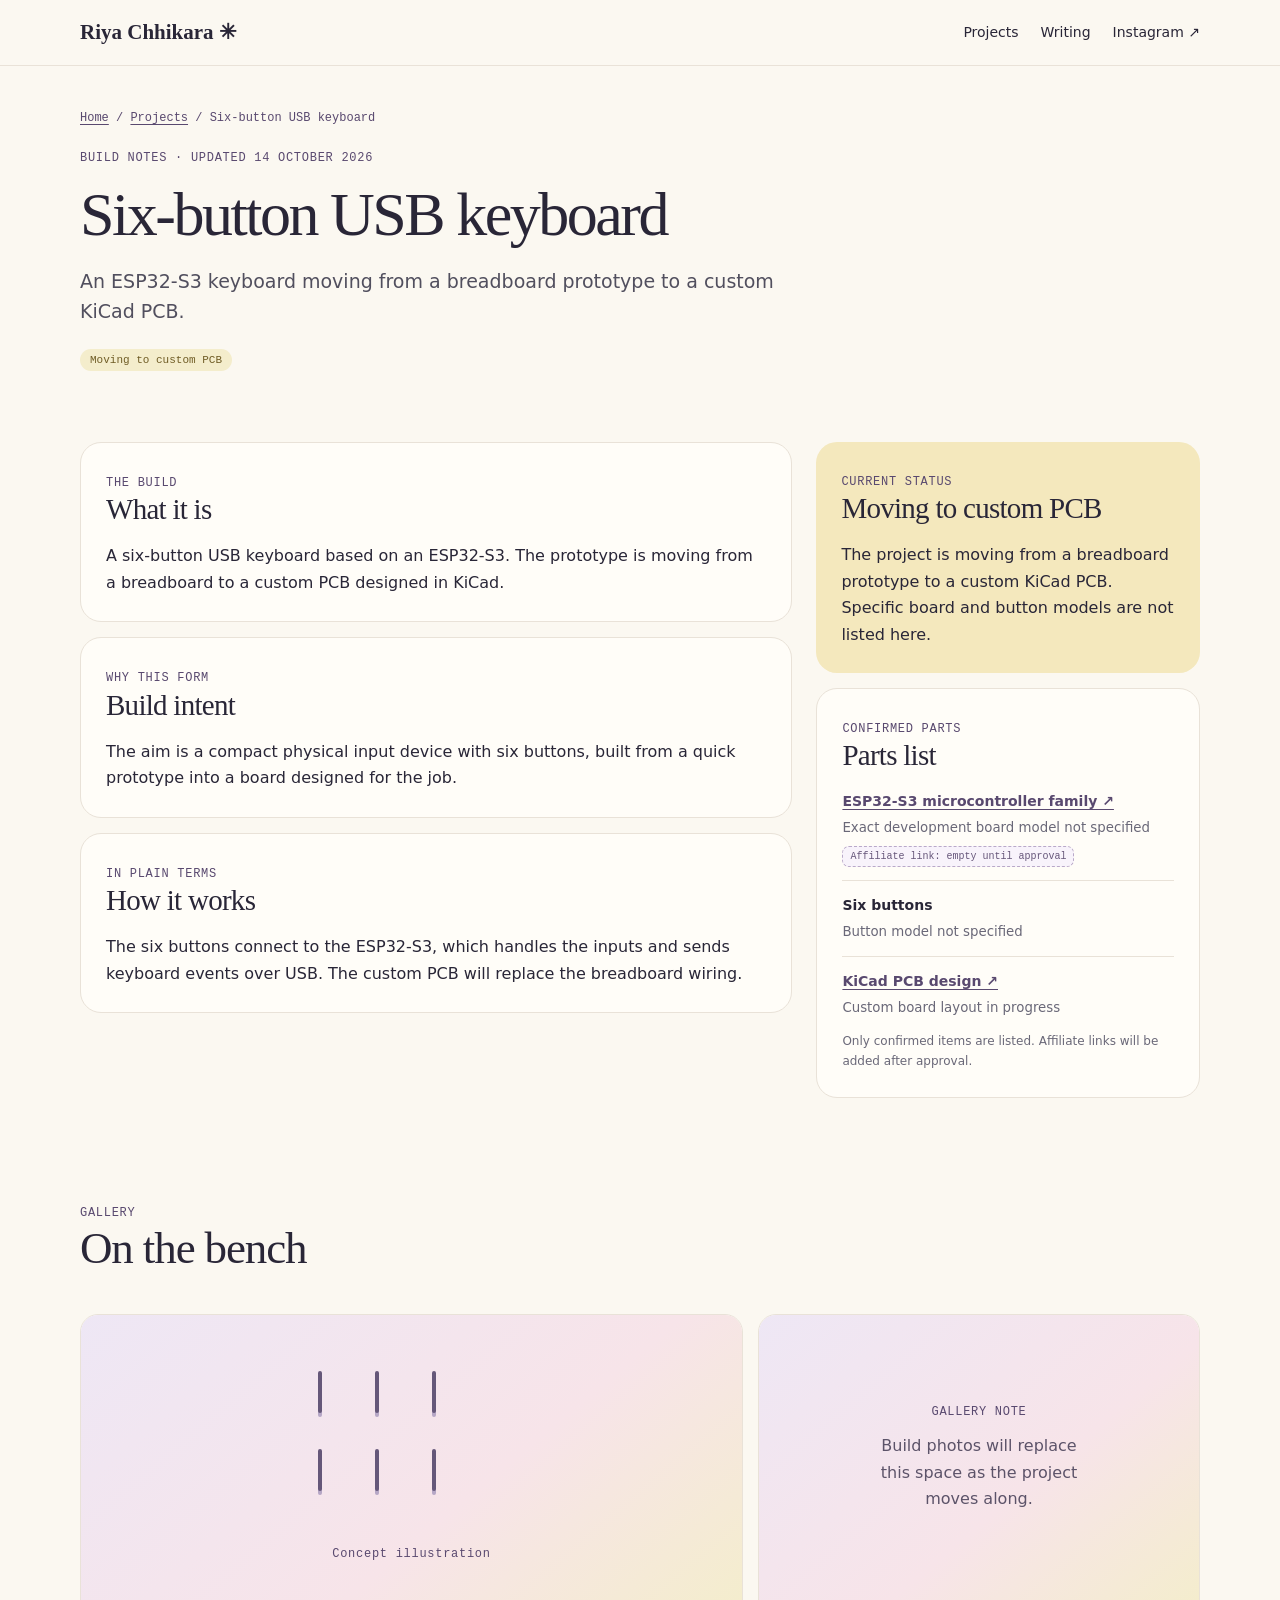
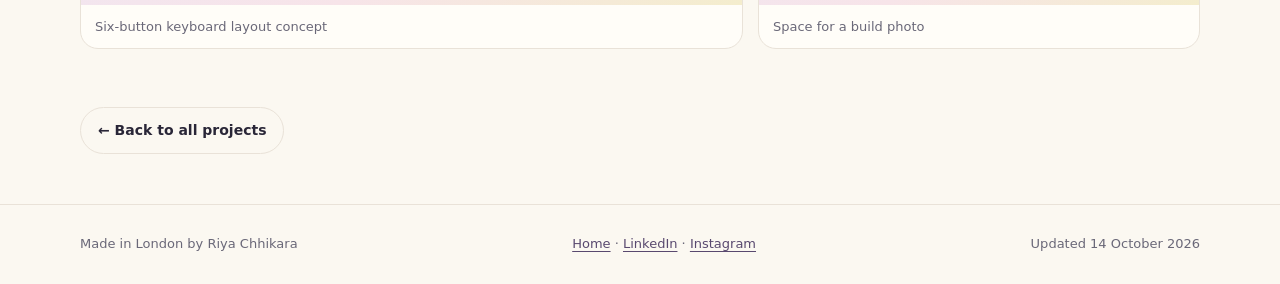
<file: projects/six-button-keyboard.html>
<!doctype html><html lang="en-GB"><head><meta charset="utf-8"><meta name="viewport" content="width=device-width, initial-scale=1"><title>Six-button USB keyboard | Riya Chhikara</title><meta name="description" content="An ESP32-S3 keyboard moving from a breadboard prototype to a custom KiCad PCB."><link rel="stylesheet" href="../styles.css"><meta name="theme-color" content="#fbf8f1"></head><body><a class="skip" href="#main">Skip to content</a><header class="site-header"><div class="wrap nav"><a class="brand" href="../index.html">Riya Chhikara ✳</a><nav class="nav-links" aria-label="Main navigation"><a href="../index.html#projects">Projects</a><a href="../writing.html">Writing</a><a href="https://www.instagram.com/cozicoderi/" target="_blank" rel="noreferrer">Instagram ↗</a></nav></div></header><main id="main"><section class="page-top"><div class="wrap"><div class="crumb"><a href="../index.html">Home</a> / <a href="../index.html#projects">Projects</a> / Six-button USB keyboard</div><span class="eyebrow">Build notes · Updated 14 October 2026</span><h1>Six-button USB keyboard</h1><p class="lead">An ESP32-S3 keyboard moving from a breadboard prototype to a custom KiCad PCB.</p><span class="status">Moving to custom PCB</span></div></section><section class="section"><div class="wrap detail-grid"><div class="stack"><article class="panel"><span class="eyebrow">The build</span><h2>What it is</h2><p>A six-button USB keyboard based on an ESP32-S3. The prototype is moving from a breadboard to a custom PCB designed in KiCad.</p></article><article class="panel"><span class="eyebrow">Why this form</span><h2>Build intent</h2><p>The aim is a compact physical input device with six buttons, built from a quick prototype into a board designed for the job.</p></article><article class="panel"><span class="eyebrow">In plain terms</span><h2>How it works</h2><p>The six buttons connect to the ESP32-S3, which handles the inputs and sends keyboard events over USB. The custom PCB will replace the breadboard wiring.</p></article></div><aside class="stack"><article class="panel status-panel"><span class="eyebrow">Current status</span><h2>Moving to custom PCB</h2><p>The project is moving from a breadboard prototype to a custom KiCad PCB. Specific board and button models are not listed here.</p></article><article class="panel"><span class="eyebrow">Confirmed parts</span><h2>Parts list</h2><ul class="parts"><li><strong><a href="https://www.espressif.com/en/products/socs/esp32-s3" target="_blank" rel="noreferrer">ESP32-S3 microcontroller family ↗</a></strong><small>Exact development board model not specified</small><span class="affiliate">Affiliate link: empty until approval</span></li><li><strong>Six buttons</strong><small>Button model not specified</small></li><li><strong><a href="https://www.kicad.org/" target="_blank" rel="noreferrer">KiCad PCB design ↗</a></strong><small>Custom board layout in progress</small></li></ul><p class="note">Only confirmed items are listed. Affiliate links will be added after approval.</p></article></aside></div></section><section class="section"><div class="wrap"><div class="section-head"><div><span class="eyebrow">Gallery</span><h2>On the bench</h2></div></div><div class="gallery"><figure><div class="placeholder"><div class="visual keyboard" role="img" aria-label="Six-button keyboard layout concept"><div class="key"></div><div class="key"></div><div class="key"></div><div class="key"></div><div class="key"></div><div class="key"></div></div><span class="tiny">Concept illustration</span></div><figcaption>Six-button keyboard layout concept</figcaption></figure><figure><div class="placeholder"><div><span class="eyebrow">Gallery note</span><p>Build photos will replace this space as the project moves along.</p></div></div><figcaption>Space for a build photo</figcaption></figure></div></div></section><section class="section" style="padding-top:0"><div class="wrap"><a class="button secondary" href="../index.html#projects">← Back to all projects</a></div></section></main><footer class="footer"><div class="wrap footer-inner"><span>Made in London by Riya Chhikara</span><span><a href="../index.html">Home</a> · <a href="https://www.linkedin.com/in/riyachhikara/" target="_blank" rel="noreferrer">LinkedIn</a> · <a href="https://www.instagram.com/cozicoderi/" target="_blank" rel="noreferrer">Instagram</a></span><span>Updated 14 October 2026</span></div></footer></body></html>
</file>
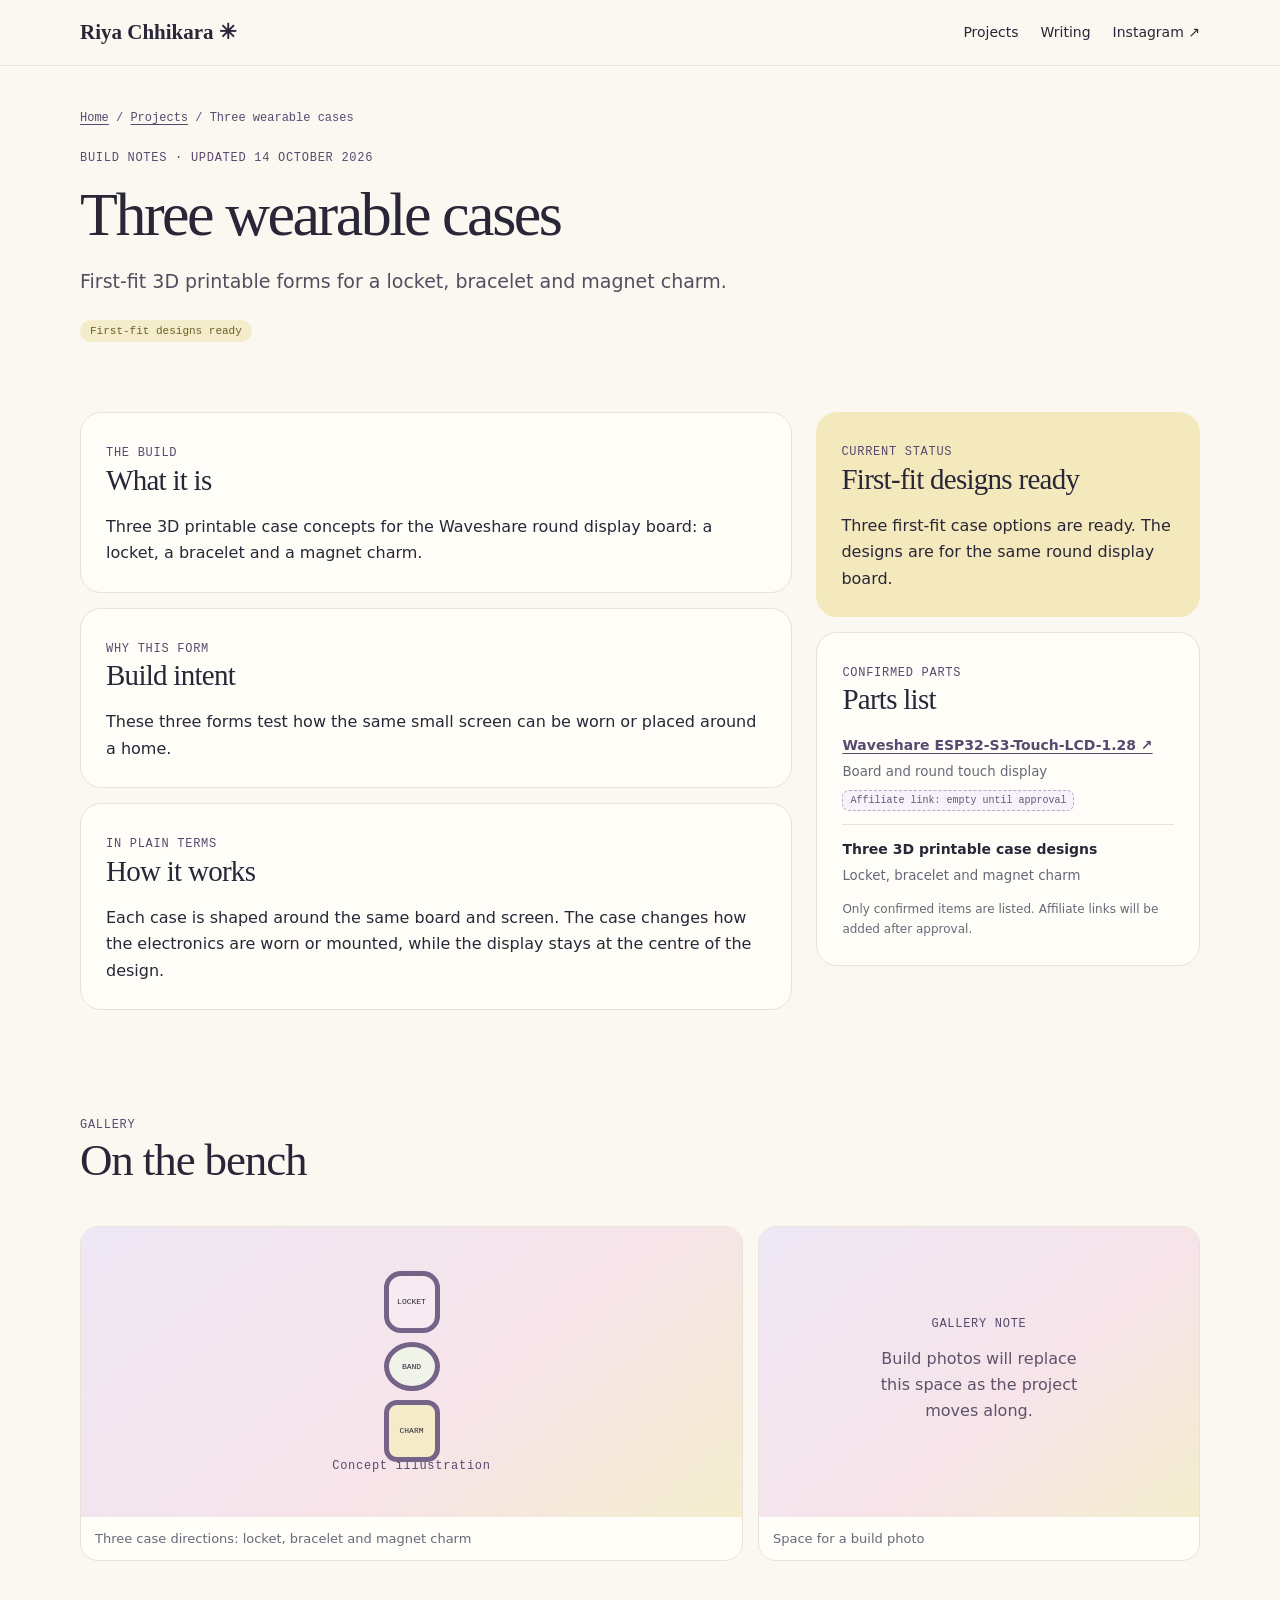
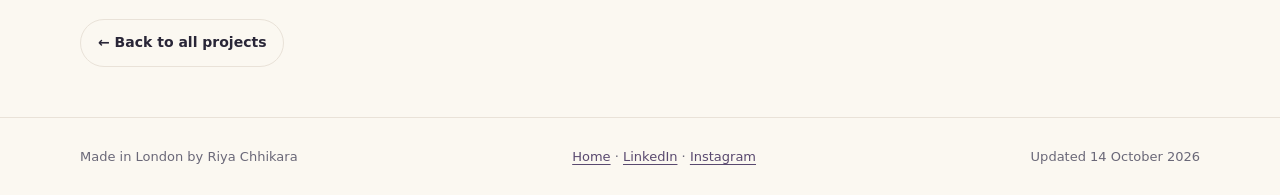
<file: projects/wearable-cases.html>
<!doctype html><html lang="en-GB"><head><meta charset="utf-8"><meta name="viewport" content="width=device-width, initial-scale=1"><title>Three wearable cases | Riya Chhikara</title><meta name="description" content="First-fit 3D printable forms for a locket, bracelet and magnet charm."><link rel="stylesheet" href="../styles.css"><meta name="theme-color" content="#fbf8f1"></head><body><a class="skip" href="#main">Skip to content</a><header class="site-header"><div class="wrap nav"><a class="brand" href="../index.html">Riya Chhikara ✳</a><nav class="nav-links" aria-label="Main navigation"><a href="../index.html#projects">Projects</a><a href="../writing.html">Writing</a><a href="https://www.instagram.com/cozicoderi/" target="_blank" rel="noreferrer">Instagram ↗</a></nav></div></header><main id="main"><section class="page-top"><div class="wrap"><div class="crumb"><a href="../index.html">Home</a> / <a href="../index.html#projects">Projects</a> / Three wearable cases</div><span class="eyebrow">Build notes · Updated 14 October 2026</span><h1>Three wearable cases</h1><p class="lead">First-fit 3D printable forms for a locket, bracelet and magnet charm.</p><span class="status">First-fit designs ready</span></div></section><section class="section"><div class="wrap detail-grid"><div class="stack"><article class="panel"><span class="eyebrow">The build</span><h2>What it is</h2><p>Three 3D printable case concepts for the Waveshare round display board: a locket, a bracelet and a magnet charm.</p></article><article class="panel"><span class="eyebrow">Why this form</span><h2>Build intent</h2><p>These three forms test how the same small screen can be worn or placed around a home.</p></article><article class="panel"><span class="eyebrow">In plain terms</span><h2>How it works</h2><p>Each case is shaped around the same board and screen. The case changes how the electronics are worn or mounted, while the display stays at the centre of the design.</p></article></div><aside class="stack"><article class="panel status-panel"><span class="eyebrow">Current status</span><h2>First-fit designs ready</h2><p>Three first-fit case options are ready. The designs are for the same round display board.</p></article><article class="panel"><span class="eyebrow">Confirmed parts</span><h2>Parts list</h2><ul class="parts"><li><strong><a href="https://www.waveshare.com/wiki/ESP32-S3-Touch-LCD-1.28" target="_blank" rel="noreferrer">Waveshare ESP32-S3-Touch-LCD-1.28 ↗</a></strong><small>Board and round touch display</small><span class="affiliate">Affiliate link: empty until approval</span></li><li><strong>Three 3D printable case designs</strong><small>Locket, bracelet and magnet charm</small></li></ul><p class="note">Only confirmed items are listed. Affiliate links will be added after approval.</p></article></aside></div></section><section class="section"><div class="wrap"><div class="section-head"><div><span class="eyebrow">Gallery</span><h2>On the bench</h2></div></div><div class="gallery"><figure><div class="placeholder"><div class="visual cases" role="img" aria-label="Three case directions: locket, bracelet and magnet charm"><div class="case">LOCKET</div><div class="case">BAND</div><div class="case">CHARM</div></div><span class="tiny">Concept illustration</span></div><figcaption>Three case directions: locket, bracelet and magnet charm</figcaption></figure><figure><div class="placeholder"><div><span class="eyebrow">Gallery note</span><p>Build photos will replace this space as the project moves along.</p></div></div><figcaption>Space for a build photo</figcaption></figure></div></div></section><section class="section" style="padding-top:0"><div class="wrap"><a class="button secondary" href="../index.html#projects">← Back to all projects</a></div></section></main><footer class="footer"><div class="wrap footer-inner"><span>Made in London by Riya Chhikara</span><span><a href="../index.html">Home</a> · <a href="https://www.linkedin.com/in/riyachhikara/" target="_blank" rel="noreferrer">LinkedIn</a> · <a href="https://www.instagram.com/cozicoderi/" target="_blank" rel="noreferrer">Instagram</a></span><span>Updated 14 October 2026</span></div></footer></body></html>
</file>
<file: styles.css>
:root{--ink:#292637;--muted:#6a6878;--cream:#fbf8f1;--paper:#fffdf8;--line:#e9e2d8;--lilac:#e7ddf5;--pink:#f5dce4;--mint:#deeee4;--yellow:#f4e8bd;--plum:#59496f;--sans:system-ui,-apple-system,BlinkMacSystemFont,"Segoe UI",sans-serif;--serif:Georgia,"Times New Roman",serif;--mono:ui-monospace,SFMono-Regular,monospace}*{box-sizing:border-box}body{margin:0;background:var(--cream);color:var(--ink);font:16px/1.65 var(--sans)}a{color:var(--plum);text-underline-offset:3px}a:hover{color:#35233e}img{display:block;max-width:100%}iframe{display:block;width:100%;height:290px;border:0;background:#fffdf8}.wrap{width:min(1120px,calc(100% - 40px));margin:auto}.site-header{padding:20px 0;border-bottom:1px solid var(--line)}.nav{display:flex;justify-content:space-between;align-items:center;gap:24px}.brand{font:600 21px var(--serif);color:var(--ink);text-decoration:none}.nav-links{display:flex;gap:22px;font-size:14px}.nav-links a{color:var(--ink);text-decoration:none}.eyebrow,.tiny,.crumb{font:12px var(--mono);letter-spacing:.06em;color:var(--plum)}.eyebrow{text-transform:uppercase}.hero{padding:72px 0 44px}.hero-grid{display:grid;grid-template-columns:1.2fr .8fr;align-items:center;gap:48px}h1,h2,h3,p{margin-top:0}h1{font:500 clamp(42px,7vw,76px)/1 var(--serif);letter-spacing:-.04em;max-width:800px;margin:14px 0 22px}h2{font:500 clamp(30px,4vw,45px)/1.08 var(--serif);letter-spacing:-.025em;margin-bottom:18px}h3{font:600 21px/1.2 var(--serif);margin:12px 0 9px}.lead{font-size:19px;line-height:1.55;max-width:710px;color:#514f5e}.hero-card{background:var(--lilac);padding:29px;border-radius:28px;box-shadow:0 18px 50px #30274014;transform:rotate(1deg)}.hero-card .tiny{letter-spacing:0}.button{display:inline-block;background:var(--ink);color:white;padding:11px 17px;border-radius:99px;text-decoration:none;font-size:14px;font-weight:600;margin:8px 8px 0 0}.button.secondary{background:transparent;color:var(--ink);border:1px solid var(--line)}.section{padding:50px 0}.section-head{display:flex;justify-content:space-between;align-items:end;gap:24px;margin-bottom:23px}.section-head p{max-width:470px;color:var(--muted);margin:0}.project-grid{display:grid;grid-template-columns:repeat(3,1fr);gap:18px}.project-card{background:var(--paper);border:1px solid var(--line);border-radius:21px;overflow:hidden;box-shadow:0 8px 28px #3027400a;transition:transform .18s}.project-card:hover{transform:translateY(-3px)}.project-card>a{display:block;color:inherit;text-decoration:none;height:100%}.card-copy{padding:19px}.card-copy p{font-size:14px;color:var(--muted);margin-bottom:14px}.card-art,.reel-art{height:174px;display:grid;place-items:center;overflow:hidden;background:var(--lilac)}.reel-art img{width:100%;height:100%;object-fit:cover}.status{display:inline-block;padding:5px 10px;border-radius:99px;background:#f4edcc;color:#705d26;font:11px var(--mono)}.profile{display:grid;grid-template-columns:.75fr 1.25fr;gap:40px}.profile-note{background:var(--mint);padding:24px;border-radius:21px;font:17px/1.55 var(--serif)}.profile p{color:#555361}.footer{padding:28px 0;border-top:1px solid var(--line);font-size:13px;color:var(--muted)}.footer-inner{display:flex;justify-content:space-between;gap:18px;flex-wrap:wrap}.page-top{padding:45px 0 20px}.page-top h1{font-size:clamp(39px,6vw,62px)}.crumb{margin-bottom:18px;text-transform:none;letter-spacing:0}.detail-grid{display:grid;grid-template-columns:1.3fr .7fr;gap:24px;align-items:start}.stack{display:grid;gap:15px}.panel{padding:25px;background:var(--paper);border:1px solid var(--line);border-radius:21px}.panel h2{font-size:29px}.panel p:last-child{margin-bottom:0}.status-panel{background:var(--yellow);border:0}.parts{list-style:none;margin:0;padding:0}.parts li{border-top:1px solid var(--line);padding:13px 0}.parts li:first-child{border:0;padding-top:0}.parts strong{display:block;font-size:14px}.parts small{display:block;color:var(--muted);margin-top:4px}.affiliate{display:inline-block;border:1px dashed #b9a9c9;border-radius:7px;padding:4px 7px;margin-top:7px;background:#f8f3fb;color:#66567a;font:10px var(--mono)}.note{font-size:12px;color:var(--muted)}.gallery{display:grid;grid-template-columns:1.2fr .8fr;gap:15px}.gallery figure{margin:0;background:var(--paper);border:1px solid var(--line);border-radius:18px;overflow:hidden}.gallery img{height:290px;width:100%;object-fit:cover;background:#2d3585}.gallery figcaption{padding:11px 14px;color:var(--muted);font-size:13px}.placeholder{height:290px;display:grid;place-items:center;text-align:center;padding:22px;background:linear-gradient(140deg,#eee7f5,#f7e4e9 60%,#f4edcd)}.placeholder p{max-width:220px;margin:10px auto;color:#5c5369}.visual{position:relative;width:230px;height:145px;display:grid;place-items:center}.screen{display:grid;place-items:center;text-align:center;color:white;background:#354187;border:7px solid #504562;box-shadow:0 7px 0 #29263726;font:11px var(--mono)}.locket .screen,.flower .screen{width:92px;height:92px;border-radius:50%;z-index:1}.locket:before{content:"";position:absolute;top:-16px;width:66px;height:72px;border:3px solid #aa8b6e;border-bottom:0;border-radius:50% 50% 0 0}.cases{gap:9px}.case{width:56px;height:62px;background:#f7eaf0;border:5px solid #756388;border-radius:17px;display:grid;place-items:center;font:8px var(--mono)}.case:nth-child(2){height:49px;border-radius:50%;background:#eff3e8}.case:nth-child(3){background:#f6ebc9;border-radius:13px}.keyboard{grid-template-columns:repeat(3,47px);gap:10px}.key{height:42px;border:2px solid #655779;border-radius:10px;background:#fffdf8;box-shadow:0 4px #b6a7c6}.cyberdeck .screen{width:200px;height:116px;border-radius:12px;background:#b9d9ca;color:#283943;position:relative}.cyberdeck .screen:after{content:"";position:absolute;bottom:-17px;width:80px;height:8px;background:#59496f;border-radius:0 0 7px 7px}.flower .petal{position:absolute;width:38px;height:63px;border-radius:50%;background:#e9aabc;border:2px solid #d486a1}.flower .p1{top:0}.flower .p2{right:27px;top:20px;transform:rotate(55deg)}.flower .p3{right:27px;bottom:12px;transform:rotate(125deg)}.flower .p4{bottom:0}.flower .p5{left:27px;bottom:12px;transform:rotate(-125deg)}.flower .p6{left:27px;top:20px;transform:rotate(-55deg)}.flower .screen{width:72px;height:72px}.writing-grid{display:grid;grid-template-columns:repeat(2,1fr);gap:17px}.writing-card{padding:23px;border:1px solid var(--line);border-radius:20px;background:var(--paper)}.writing-card p{color:var(--muted)}.skip{position:absolute;left:-999px}.skip:focus{left:12px;top:12px;background:white;padding:10px;z-index:3}@media(max-width:850px){.hero-grid,.profile,.detail-grid{grid-template-columns:1fr}.project-grid{grid-template-columns:repeat(2,1fr)}}@media(max-width:560px){.wrap{width:calc(100% - 28px)}.nav{align-items:flex-start;flex-direction:column;gap:10px}.nav-links{gap:17px;flex-wrap:wrap}.hero{padding:48px 0 25px}.section{padding:36px 0}.section-head{display:block}.section-head p{margin-top:10px}.project-grid,.writing-grid,.gallery{grid-template-columns:1fr}.gallery img,.placeholder{height:245px}.panel{padding:20px}.footer-inner{display:block}}

.robot-scene{display:flex;align-items:center;justify-content:center;gap:12px}.watch-face{position:relative;width:44px;height:61px;display:grid;place-items:center;border:5px solid #756388;border-radius:15px;background:#32374e;box-shadow:0 7px 0 #29263726}.watch-face:before,.watch-face:after{content:"";position:absolute;left:11px;width:13px;height:11px;background:#d4c5ac;border-radius:5px}.watch-face:before{top:-15px}.watch-face:after{bottom:-15px}.watch-face span{width:19px;height:30px;border-radius:6px;background:#a7d7c1;border:2px solid #f8f2e7}.connection{color:#756388;font:22px var(--mono)}.robot-head{position:relative;width:82px;height:72px;border:3px solid #665779;border-radius:32px 32px 25px 25px;background:#fff8ed;box-shadow:0 7px 0 #2926371c}.robot-head:before,.robot-head:after{content:"";position:absolute;top:-25px;width:3px;height:27px;background:#665779;border-radius:3px;transform-origin:bottom}.robot-head:before{left:20px;transform:rotate(-14deg)}.robot-head:after{right:20px;transform:rotate(14deg)}.robot-head i{position:absolute;top:24px;width:8px;height:10px;background:#3d456f;border-radius:50%}.robot-head i:first-child{left:21px}.robot-head i:nth-child(2){right:21px}.robot-head b{position:absolute;left:35px;top:41px;width:12px;height:5px;border-bottom:2px solid #d486a1;border-radius:50%}.robot-head span{position:absolute;bottom:-13px;left:32px;width:15px;height:9px;border-radius:0 0 7px 7px;background:#d7c8e4}.robot-scene.large .watch-face{width:51px;height:72px}.robot-scene.large .robot-head{width:98px;height:86px}.robot-scene.large .robot-head i{top:29px}.robot-scene.large .robot-head i:first-child{left:26px}.robot-scene.large .robot-head i:nth-child(2){right:26px}.robot-scene.large .robot-head b{left:42px;top:49px}.reel-grid{display:grid;grid-template-columns:repeat(2,minmax(0,1fr));gap:18px}.reel-grid figure{margin:0;overflow:hidden;border:1px solid var(--line);border-radius:18px;background:var(--paper)}.reel-grid iframe{display:block;width:100%;aspect-ratio:9/16;border:0;background:#2d3585}.reel-grid figcaption{padding:13px 15px;color:var(--muted);font-size:13px}.reel-grid figcaption a{font-weight:600;color:var(--ink)}@media(max-width:560px){.reel-grid{grid-template-columns:1fr}}
</file>
